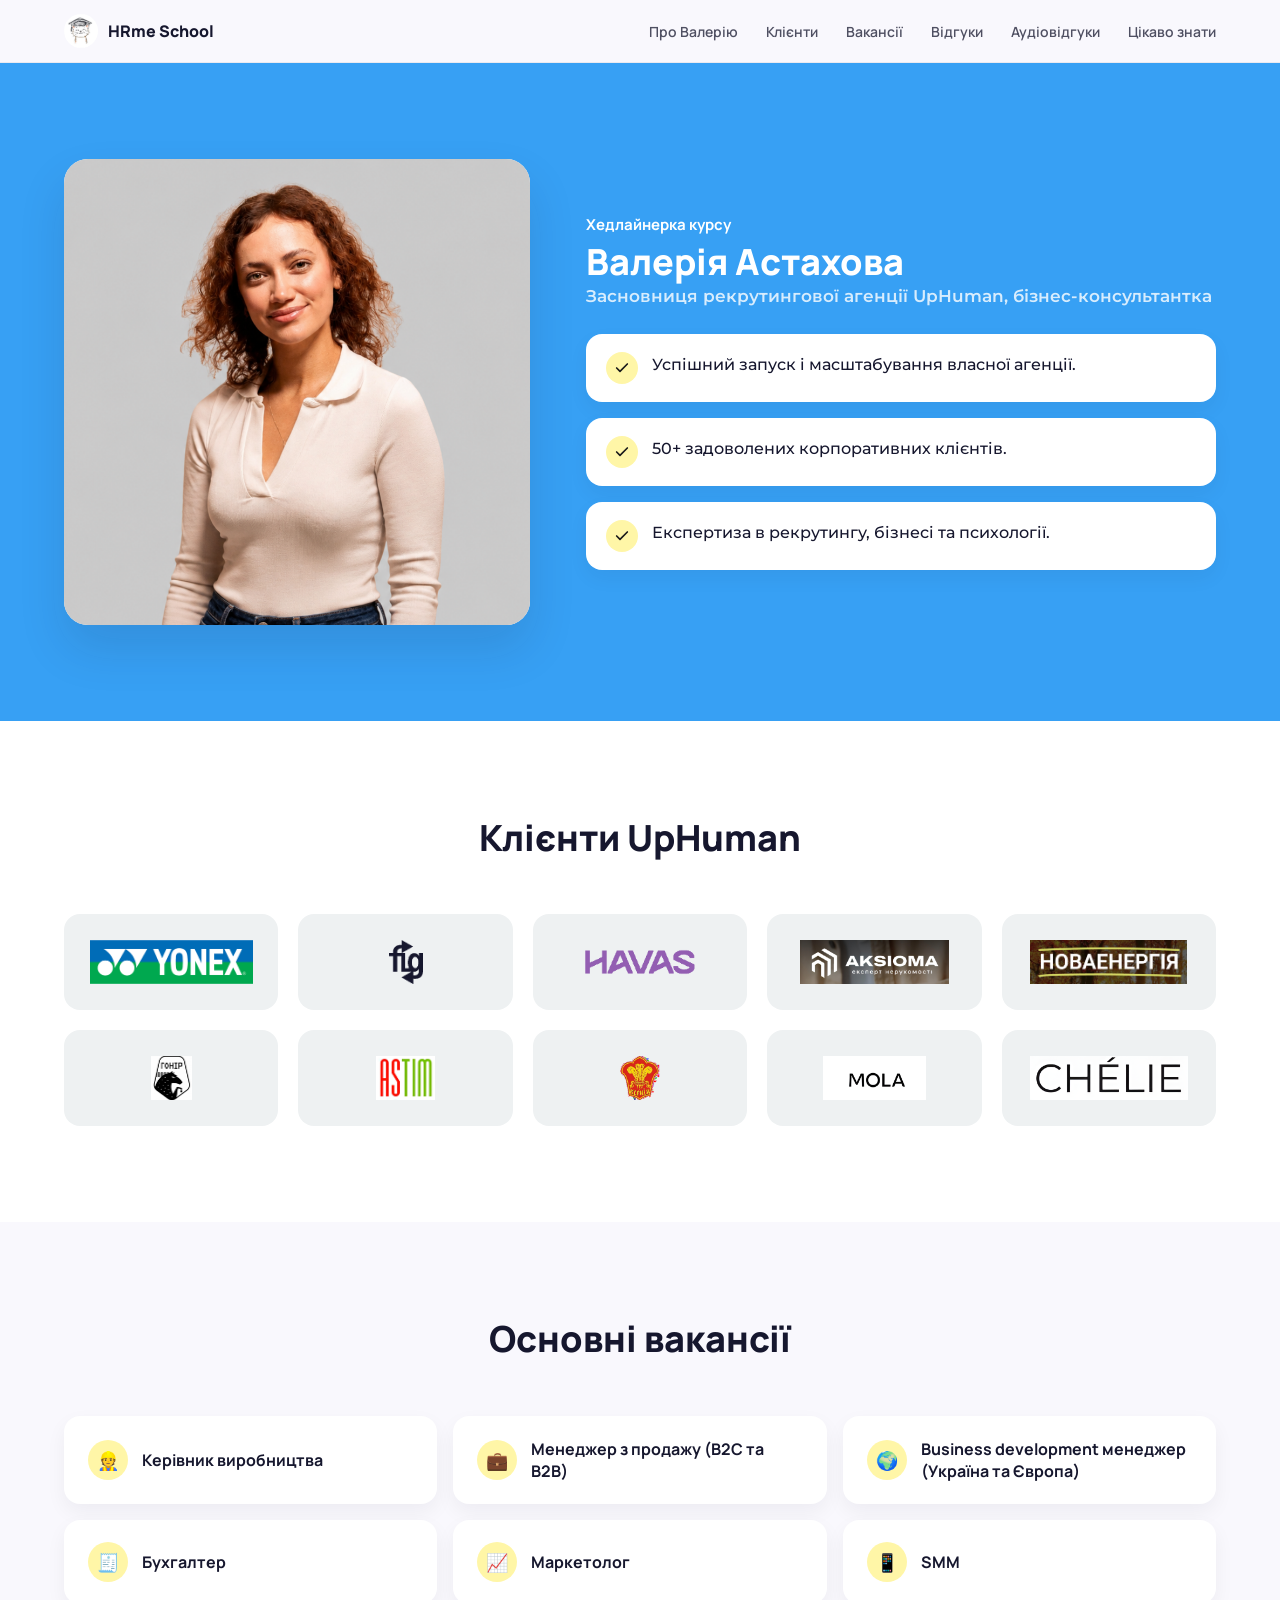
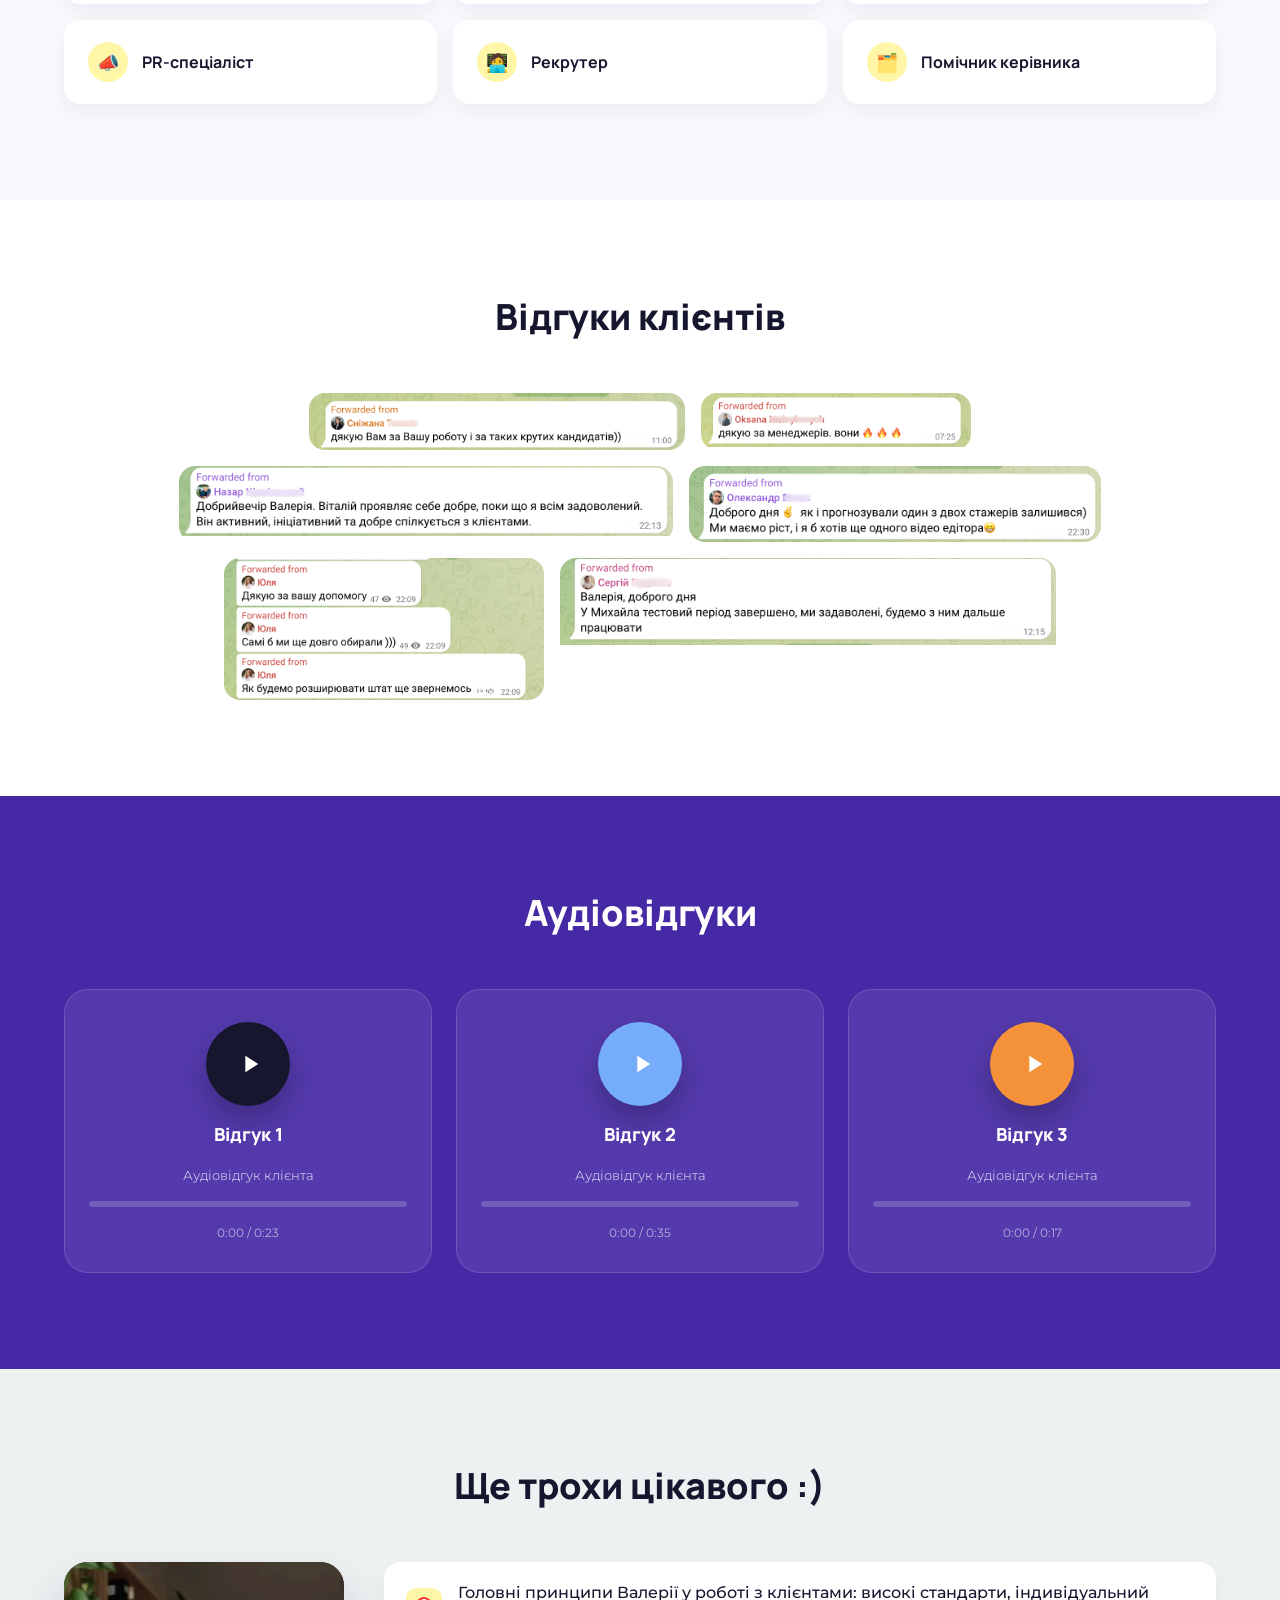
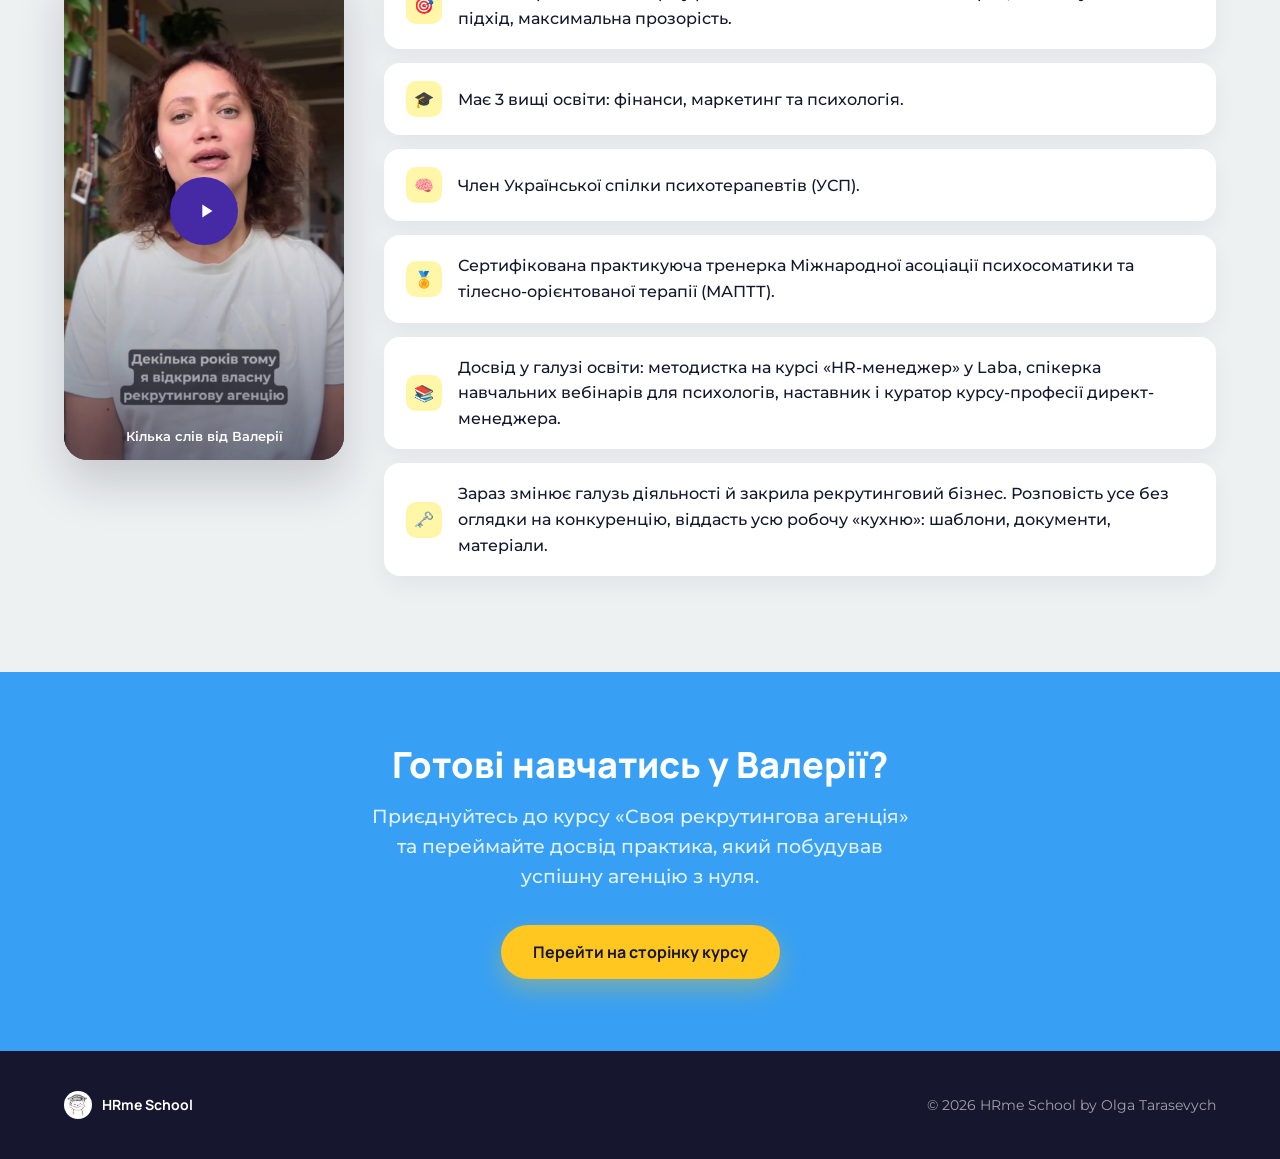
<file: index.html>
<!DOCTYPE html>
<html lang="uk">
<head>
  <meta charset="UTF-8" />
  <title>Валерія Астахова — хедлайнерка курсу «Своя рекрутингова агенція»</title>
  <meta name="viewport" content="width=device-width, initial-scale=1" />
  <meta name="description" content="Валерія Астахова — засновниця рекрутингової агенції UpHuman, бізнес-консультантка, хедлайнерка курсу HRme School." />
  <link rel="icon" href="assets/favicon/favicon.ico" sizes="any" />
  <link rel="icon" href="assets/favicon/favicon-32.png" type="image/png" sizes="32x32" />
  <link rel="icon" href="assets/favicon/favicon-16.png" type="image/png" sizes="16x16" />
  <link rel="apple-touch-icon" href="assets/favicon/apple-touch-icon.png" />
  <link rel="preconnect" href="https://fonts.googleapis.com" />
  <link rel="preconnect" href="https://fonts.gstatic.com" crossorigin />
  <link href="https://fonts.googleapis.com/css2?family=Manrope:wght@500;600;700;800&family=Montserrat:ital,wght@0,400;0,500;0,600;1,400&display=swap" rel="stylesheet" />
  <link rel="stylesheet" href="style.css" />
</head>
<body>

  <nav class="nav">
    <div class="container">
      <a href="#about" class="nav-brand">
        <img src="assets/img/logo-hrme.jpg" alt="HRme School" />
        HRme School
      </a>
      <ul class="nav-links">
        <li><a href="#about">Про Валерію</a></li>
        <li><a href="#clients">Клієнти</a></li>
        <li><a href="#vacancies">Вакансії</a></li>
        <li><a href="#testimonials">Відгуки</a></li>
        <li><a href="#audio">Аудіовідгуки</a></li>
        <li><a href="#facts">Цікаво знати</a></li>
      </ul>
    </div>
  </nav>

  <!-- Slide 2: Основне про Валерію -->
  <section class="about about--blue block" id="about">
    <div class="container">
      <div class="about-photo-wrap">
        <div class="about-photo">
          <img src="assets/img/valeriia-photo.png" alt="Валерія Астахова" />
        </div>
      </div>
      <div class="about-content">
        <div class="about-role">Хедлайнерка курсу</div>
        <h2>Валерія Астахова</h2>
        <div class="about-subtitle">Засновниця рекрутингової агенції UpHuman, бізнес-консультантка</div>
        <ul class="about-facts">
          <li>
            <span class="dot"><svg viewBox="0 0 24 24" fill="none" stroke="currentColor" stroke-width="2.5" stroke-linecap="round" stroke-linejoin="round"><path d="M20 6L9 17l-5-5"/></svg></span>
            <p>Успішний запуск і масштабування власної агенції.</p>
          </li>
          <li>
            <span class="dot"><svg viewBox="0 0 24 24" fill="none" stroke="currentColor" stroke-width="2.5" stroke-linecap="round" stroke-linejoin="round"><path d="M20 6L9 17l-5-5"/></svg></span>
            <p>50+ задоволених корпоративних клієнтів.</p>
          </li>
          <li>
            <span class="dot"><svg viewBox="0 0 24 24" fill="none" stroke="currentColor" stroke-width="2.5" stroke-linecap="round" stroke-linejoin="round"><path d="M20 6L9 17l-5-5"/></svg></span>
            <p>Експертиза в рекрутингу, бізнесі та психології.</p>
          </li>
        </ul>
      </div>
    </div>
  </section>

  <!-- Slide 3: Клієнти UpHuman -->
  <section class="clients block" id="clients">
    <div class="container">
      <div class="section-title-wrap">
        <h2>Клієнти UpHuman</h2>
      </div>
      <div class="clients-grid">
        <div class="client-card"><img src="assets/img/client-yonex.png" alt="YONEX" /></div>
        <div class="client-card"><img src="assets/img/client-fastlane.png" alt="Fast Lane Group" /></div>
        <div class="client-card"><img src="assets/img/client-havas.png" alt="HAVAS" /></div>
        <div class="client-card"><img src="assets/img/client-aksioma.jpg" alt="AKSIOMA" /></div>
        <div class="client-card"><img src="assets/img/client-novaenergia.png" alt="Нова Енергія" /></div>
        <div class="client-card"><img src="assets/img/client-gonir.png" alt="Гонір" /></div>
        <div class="client-card"><img src="assets/img/client-astim.png" alt="ASTIM" /></div>
        <div class="client-card"><img src="assets/img/client-kseniya.png" alt="Ксенія" /></div>
        <div class="client-card"><img src="assets/img/client-mola.png" alt="MOLA" /></div>
        <div class="client-card"><img src="assets/img/client-chelie.png" alt="CHÉLIE" /></div>
      </div>
    </div>
  </section>

  <!-- Slide 4: Основні вакансії -->
  <section class="vacancies block" id="vacancies">
    <div class="container">
      <div class="section-title-wrap">
        <h2>Основні вакансії</h2>
      </div>
      <div class="vacancy-grid">
        <div class="vacancy-card"><span class="vacancy-icon">👷</span>Керівник виробництва</div>
        <div class="vacancy-card"><span class="vacancy-icon">💼</span>Менеджер з продажу (B2C та B2B)</div>
        <div class="vacancy-card"><span class="vacancy-icon">🌍</span>Business development менеджер (Україна та Європа)</div>
        <div class="vacancy-card"><span class="vacancy-icon">🧾</span>Бухгалтер</div>
        <div class="vacancy-card"><span class="vacancy-icon">📈</span>Маркетолог</div>
        <div class="vacancy-card"><span class="vacancy-icon">📱</span>SMM</div>
        <div class="vacancy-card"><span class="vacancy-icon">📣</span>PR-спеціаліст</div>
        <div class="vacancy-card"><span class="vacancy-icon">🧑‍💻</span>Рекрутер</div>
        <div class="vacancy-card"><span class="vacancy-icon">🗂️</span>Помічник керівника</div>
      </div>
    </div>
  </section>

  <!-- Slide 5: Відгуки клієнтів -->
  <section class="testimonials block" id="testimonials">
    <div class="container">
      <div class="section-title-wrap">
        <h2>Відгуки клієнтів</h2>
      </div>
      <div class="testimonial-grid">
        <div class="testimonial-shot"><img src="assets/img/testimonial-1.png" alt="Відгук клієнта в Telegram" loading="lazy" style="width: min(423px, 29.4vw);" /></div>
        <div class="testimonial-shot"><img src="assets/img/testimonial-2.png" alt="Відгук клієнта в Telegram" loading="lazy" style="width: min(303px, 21.1vw);" /></div>
        <div class="testimonial-shot"><img src="assets/img/testimonial-5.png" alt="Відгук клієнта в Telegram" loading="lazy" style="width: min(556px, 38.6vw);" /></div>
        <div class="testimonial-shot"><img src="assets/img/testimonial-3.png" alt="Відгук клієнта в Telegram" loading="lazy" style="width: min(464px, 32.2vw);" /></div>
        <div class="testimonial-shot"><img src="assets/img/testimonial-6.png" alt="Відгук клієнта в Telegram" loading="lazy" style="width: min(360px, 25.0vw);" /></div>
        <div class="testimonial-shot"><img src="assets/img/testimonial-4.png" alt="Відгук клієнта в Telegram" loading="lazy" style="width: min(558px, 38.8vw);" /></div>
      </div>
    </div>
  </section>

  <!-- Slide 6: Аудіовідгуки -->
  <section class="audio-block block" id="audio">
    <div class="container">
      <div class="section-title-wrap">
        <h2>Аудіовідгуки</h2>
      </div>
      <div class="audio-grid">

        <div class="audio-card">
          <button class="play-btn play-btn--dark" type="button" aria-label="Відтворити відгук 1">
            <svg class="icon-play" viewBox="0 0 24 24" fill="currentColor"><path d="M8 5v14l11-7z"/></svg>
            <svg class="icon-pause" viewBox="0 0 24 24" fill="currentColor"><path d="M6 5h4v14H6zM14 5h4v14h-4z"/></svg>
          </button>
          <h4>Відгук 1</h4>
          <span class="audio-label">Аудіовідгук клієнта</span>
          <div class="audio-progress"><div class="audio-progress-bar"></div></div>
          <span class="audio-time">0:00</span>
          <audio src="assets/audio/otzyv-1.mp3" preload="metadata"></audio>
        </div>

        <div class="audio-card">
          <button class="play-btn play-btn--purple" type="button" aria-label="Відтворити відгук 2">
            <svg class="icon-play" viewBox="0 0 24 24" fill="currentColor"><path d="M8 5v14l11-7z"/></svg>
            <svg class="icon-pause" viewBox="0 0 24 24" fill="currentColor"><path d="M6 5h4v14H6zM14 5h4v14h-4z"/></svg>
          </button>
          <h4>Відгук 2</h4>
          <span class="audio-label">Аудіовідгук клієнта</span>
          <div class="audio-progress"><div class="audio-progress-bar"></div></div>
          <span class="audio-time">0:00</span>
          <audio src="assets/audio/otzyv-2.mp3" preload="metadata"></audio>
        </div>

        <div class="audio-card">
          <button class="play-btn play-btn--orange" type="button" aria-label="Відтворити відгук 3">
            <svg class="icon-play" viewBox="0 0 24 24" fill="currentColor"><path d="M8 5v14l11-7z"/></svg>
            <svg class="icon-pause" viewBox="0 0 24 24" fill="currentColor"><path d="M6 5h4v14H6zM14 5h4v14h-4z"/></svg>
          </button>
          <h4>Відгук 3</h4>
          <span class="audio-label">Аудіовідгук клієнта</span>
          <div class="audio-progress"><div class="audio-progress-bar"></div></div>
          <span class="audio-time">0:00</span>
          <audio src="assets/audio/otzyv-3.mp3" preload="metadata"></audio>
        </div>

      </div>
    </div>
  </section>

  <!-- Slide 7: Ще трохи цікавого -->
  <section class="facts block" id="facts">
    <div class="container">
      <div class="section-title-wrap">
        <h2>Ще трохи цікавого :)</h2>
      </div>
      <div class="facts-with-video">
        <div class="facts-video">
          <video id="intro-video" poster="assets/img/valeriia-intro-poster.jpg" playsinline preload="metadata">
            <source src="assets/video/valeriia-intro.mp4" type="video/mp4" />
          </video>
          <div class="facts-video-overlay">
            <button class="facts-video-play" type="button" aria-label="Відтворити відео">
              <svg viewBox="0 0 24 24" fill="currentColor"><path d="M8 5v14l11-7z"/></svg>
            </button>
            <div class="facts-video-caption">Кілька слів від Валерії</div>
          </div>
        </div>
        <ul class="facts-list">
          <li>
            <span class="icon">🎯</span>
            <p>Головні принципи Валерії у роботі з клієнтами: високі стандарти, індивідуальний підхід, максимальна прозорість.</p>
          </li>
          <li>
            <span class="icon">🎓</span>
            <p>Має 3 вищі освіти: фінанси, маркетинг та психологія.</p>
          </li>
          <li>
            <span class="icon">🧠</span>
            <p>Член Української спілки психотерапевтів (УСП).</p>
          </li>
          <li>
            <span class="icon">🏅</span>
            <p>Сертифікована практикуюча тренерка Міжнародної асоціації психосоматики та тілесно-орієнтованої терапії (МАПТТ).</p>
          </li>
          <li>
            <span class="icon">📚</span>
            <p>Досвід у галузі освіти: методистка на курсі «HR-менеджер» у Laba, спікерка навчальних вебінарів для психологів, наставник і куратор курсу-професії директ-менеджера.</p>
          </li>
          <li>
            <span class="icon">🗝️</span>
            <p>Зараз змінює галузь діяльності й закрила рекрутинговий бізнес. Розповість усе без оглядки на конкуренцію, віддасть усю робочу «кухню»: шаблони, документи, матеріали.</p>
          </li>
        </ul>
      </div>
    </div>
  </section>

  <section class="cta block--tight">
    <div class="container">
      <h2>Готові навчатись у Валерії?</h2>
      <p class="lead">Приєднуйтесь до курсу «Своя рекрутингова агенція» та переймайте досвід практика, який побудував успішну агенцію з нуля.</p>
      <a href="https://hrme.site/agency#38c8dc71" class="btn btn-primary">Перейти на сторінку курсу</a>
    </div>
  </section>

  <footer>
    <div class="container">
      <div class="footer-brand">
        <img src="assets/img/logo-hrme.jpg" alt="HRme School" />
        HRme School
      </div>
      <span>&copy; <span id="year"></span> HRme School by Olga Tarasevych</span>
    </div>
  </footer>

  <script src="script.js"></script>
</body>
</html>
</file>
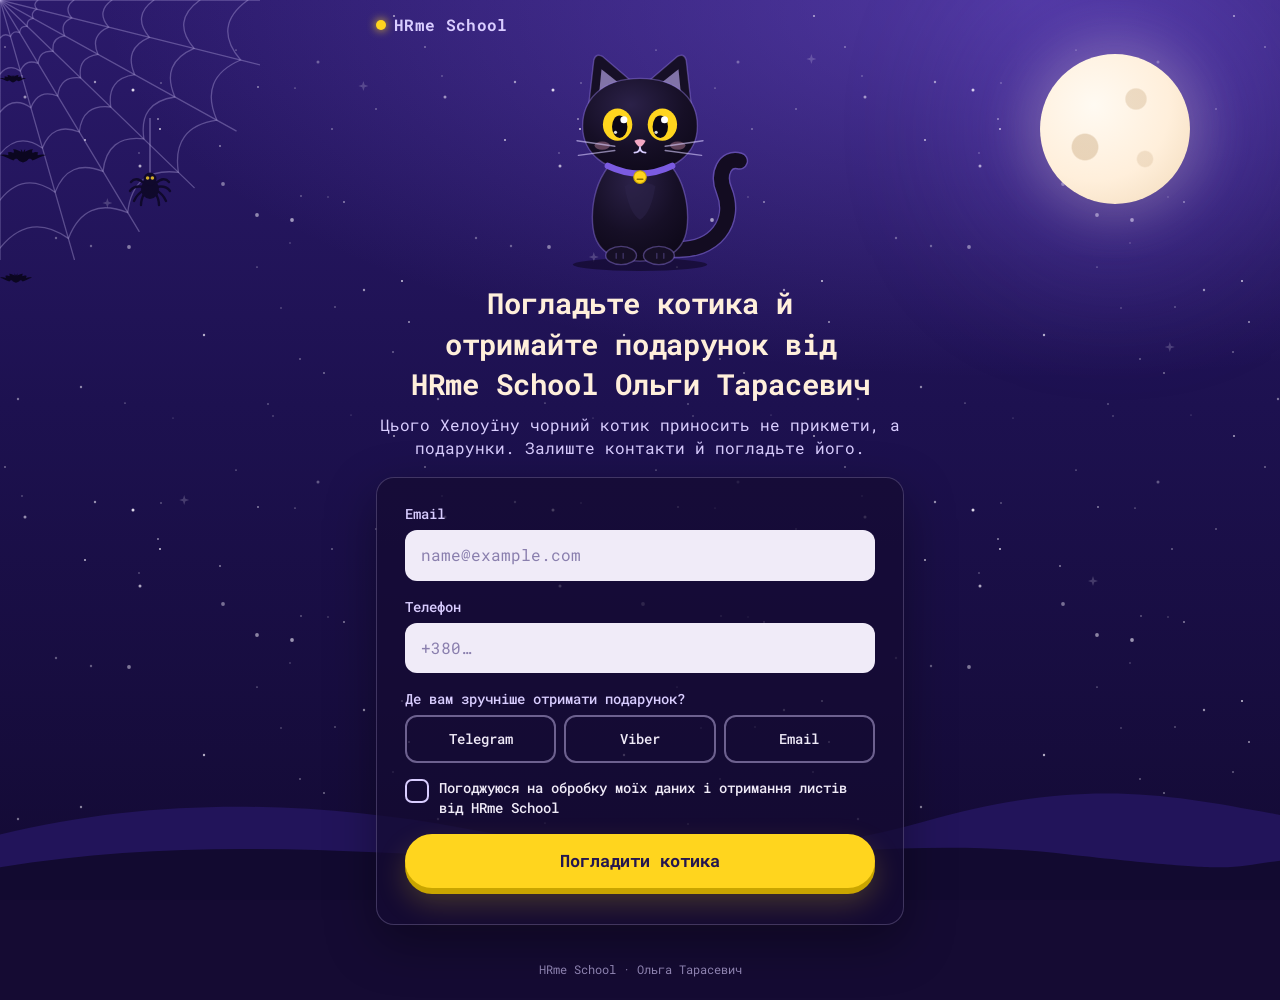
<file: halloween/index.html>
<!DOCTYPE html>
<html lang="uk">
<head>
  <meta charset="UTF-8">
  <meta name="viewport" content="width=device-width, initial-scale=1, viewport-fit=cover">
  <title>Погладьте котика — подарунок від HRme School</title>
  <meta name="description" content="Цього Хелоуїну чорний котик приносить не прикмети, а подарунки. Залиште контакти й погладьте його.">
  <meta name="theme-color" content="#150b33">

  <!-- Прев'ю для Telegram і Facebook -->
  <meta property="og:type" content="website">
  <meta property="og:locale" content="uk_UA">
  <meta property="og:site_name" content="HRme School">
  <meta property="og:url" content="https://halloween.hrme.site/">
  <meta property="og:title" content="Погладьте котика й отримайте подарунок від HRme School">
  <meta property="og:description" content="Цього Хелоуїну чорний котик приносить не прикмети, а подарунки. Залиште контакти й погладьте його.">
  <meta property="og:image" content="https://halloween.hrme.site/assets/og-image.png">
  <meta property="og:image:width" content="1200">
  <meta property="og:image:height" content="630">
  <meta property="og:image:alt" content="Чорний котик з жовтими очима на нічному хелоуїнському небі">
  <meta name="twitter:card" content="summary_large_image">

  <link rel="icon" href="assets/favicon.svg" type="image/svg+xml">
  <link rel="apple-touch-icon" href="assets/apple-touch-icon.png">

  <link rel="preconnect" href="https://fonts.googleapis.com">
  <link rel="preconnect" href="https://fonts.gstatic.com" crossorigin>
  <link rel="stylesheet" href="https://fonts.googleapis.com/css2?family=Roboto+Mono:wght@400;500;700&display=swap">
  <link rel="stylesheet" href="style.css?v=2">
</head>
<body data-view="form">

  <!-- Нічне небо -->
  <div class="sky" aria-hidden="true">
    <div class="stars"></div>
    <div class="moon"></div>
    <img class="web" src="assets/web.svg" alt="" width="260" height="260">
    <div class="twinkles">
      <i style="--x:8%;--y:22%;--d:0s"></i>
      <i style="--x:28%;--y:9%;--d:1.2s"></i>
      <i style="--x:46%;--y:28%;--d:2.1s"></i>
      <i style="--x:63%;--y:6%;--d:.6s"></i>
      <i style="--x:91%;--y:38%;--d:1.7s"></i>
      <i style="--x:14%;--y:55%;--d:2.6s"></i>
      <i style="--x:85%;--y:64%;--d:.9s"></i>
      <i style="--x:38%;--y:72%;--d:3s"></i>
    </div>
    <div class="bat-fly b1"><svg class="bat" viewBox="0 0 60 30"><use href="#bat"/></svg></div>
    <div class="bat-fly b2"><svg class="bat" viewBox="0 0 60 30"><use href="#bat"/></svg></div>
    <div class="bat-fly b3"><svg class="bat" viewBox="0 0 60 30"><use href="#bat"/></svg></div>
    <svg class="hills" viewBox="0 0 1440 220" preserveAspectRatio="none">
      <path fill="#22145a" d="M0 120 C 180 60, 360 70, 520 110 S 860 170, 1040 100 S 1320 60, 1440 90 V220 H0 Z"/>
      <path fill="#120a30" d="M0 170 C 220 120, 420 150, 640 160 S 1000 120, 1200 150 S 1380 170, 1440 160 V220 H0 Z"/>
    </svg>
  </div>

  <!-- Спільні значки -->
  <svg width="0" height="0" class="defs" aria-hidden="true" focusable="false">
    <symbol id="bat" viewBox="0 0 60 30">
      <path d="M30 11c-1-2.5-2.2-4-3-4.5l.6 3.6c-3.2-.8-6.5-3.6-10.6-3.1 1.4 1.6 1.5 3.5.4 4.6-2.1-1.3-5.2-1.6-7.4-.4.9 1 1.2 2.3.7 3.6C7.6 13.6 3.5 13.2 0 14.5c6.5 1.4 12.6 5.7 17.6 7 1.2-1.9 3.2-2.6 5.2-1.9 1 1.9 3.3 3.3 7.2 4.4 3.9-1.1 6.2-2.5 7.2-4.4 2-.7 4 0 5.2 1.9 5-1.3 11.1-5.6 17.6-7-3.5-1.3-7.6-.9-10.7.3-.5-1.3-.2-2.6.7-3.6-2.2-1.2-5.3-.9-7.4.4-1.1-1.1-1-3 .4-4.6-4.1-.5-7.4 2.3-10.6 3.1l.6-3.6c-.8.5-2 2-3 4.5z"/>
    </symbol>
    <symbol id="heart" viewBox="0 0 24 24">
      <path d="M12 21.35l-1.45-1.32C5.4 15.36 2 12.28 2 8.5 2 5.42 4.42 3 7.5 3c1.74 0 3.41.81 4.5 2.09C13.09 3.81 14.76 3 16.5 3 19.58 3 22 5.42 22 8.5c0 3.78-3.4 6.86-8.55 11.54L12 21.35z"/>
    </symbol>
  </svg>

  <header class="topbar">
    <span class="brand-dot" aria-hidden="true"></span>
    <span data-t="brand">HRme School</span>
  </header>

  <main class="page">

    <!-- Котик (спільний для всіх екранів) -->
    <div class="stage">
      <p class="stage-hint" data-t="petHint"></p>
      <div class="pet-zone" id="petZone">
        <svg class="cat" id="cat" viewBox="0 0 300 330" role="img" aria-label="Чорний котик">
          <defs>
            <radialGradient id="catFur" cx="42%" cy="28%" r="85%">
              <stop offset="0" stop-color="#2b2148"/>
              <stop offset=".55" stop-color="#160f26"/>
              <stop offset="1" stop-color="#0c0716"/>
            </radialGradient>
            <linearGradient id="scrollPaper" x1="0" y1="0" x2="0" y2="1">
              <stop offset="0" stop-color="#fff8ec"/>
              <stop offset="1" stop-color="#ecd2ac"/>
            </linearGradient>
            <filter id="softGlow" x="-60%" y="-60%" width="220%" height="220%">
              <feGaussianBlur stdDeviation="7"/>
            </filter>
          </defs>

          <ellipse class="shadow" cx="150" cy="318" rx="96" ry="9" fill="#05020d" opacity=".45"/>

          <g class="all">
            <g class="pose">
              <!-- Хвіст -->
              <g class="tail">
                <path class="tail-rim" d="M198 296 C 258 300, 288 256, 270 212 C 260 188, 272 164, 292 170" fill="none" stroke="#9d86f0" stroke-opacity=".4" stroke-width="25" stroke-linecap="round"/>
                <path class="tail-fur" d="M198 296 C 258 300, 288 256, 270 212 C 260 188, 272 164, 292 170" fill="none" stroke="#130c21" stroke-width="21" stroke-linecap="round"/>
              </g>

              <!-- Тулуб -->
              <path d="M150 156 C 97 156, 77 222, 83 266 C 87 299, 112 313, 150 313 C 188 313, 213 299, 217 266 C 223 222, 203 156, 150 156 Z" fill="url(#catFur)" stroke="#9d86f0" stroke-opacity=".4" stroke-width="2"/>
              <path d="M128 206 Q150 194 172 206 Q166 244 150 254 Q134 244 128 206 Z" fill="#2c2349" opacity=".55"/>

              <!-- Сувій у лапках -->
              <g class="scroll-held">
                <rect x="94" y="275" width="112" height="28" rx="14" fill="url(#scrollPaper)" stroke="#c9a77a" stroke-width="1.5"/>
                <ellipse cx="96" cy="289" rx="7" ry="14" fill="#e5c497" stroke="#c9a77a" stroke-width="1.5"/>
                <ellipse cx="204" cy="289" rx="7" ry="14" fill="#e5c497" stroke="#c9a77a" stroke-width="1.5"/>
                <rect x="142" y="275" width="16" height="28" fill="#ffd51e"/>
                <circle cx="150" cy="289" r="7.5" fill="#7b5be1" stroke="#ffd51e" stroke-width="2"/>
              </g>

              <!-- Лапки -->
              <g class="paws" fill="#160f26" stroke="#9d86f0" stroke-opacity=".4" stroke-width="2">
                <ellipse cx="123" cy="305" rx="22" ry="13"/>
                <ellipse cx="177" cy="305" rx="22" ry="13"/>
              </g>
              <g fill="none" stroke="#3d3263" stroke-width="2" stroke-linecap="round">
                <path d="M116 302 v7 M126 302 v7"/>
                <path d="M174 302 v7 M184 302 v7"/>
              </g>

              <!-- Голова -->
              <g class="head">
                <g class="ear ear-l">
                  <path d="M76 96 L 84 26 Q 87 15 97 21 L 138 56 Z" fill="#160f26" stroke="#9d86f0" stroke-opacity=".4" stroke-width="2" stroke-linejoin="round"/>
                  <path d="M91 80 L 95 39 L 123 61 Z" fill="#c9b6ff" opacity=".6"/>
                </g>
                <g class="ear ear-r">
                  <path d="M224 96 L 216 26 Q 213 15 203 21 L 162 56 Z" fill="#160f26" stroke="#9d86f0" stroke-opacity=".4" stroke-width="2" stroke-linejoin="round"/>
                  <path d="M209 80 L 205 39 L 177 61 Z" fill="#c9b6ff" opacity=".6"/>
                </g>
                <path d="M150 52 C 206 52, 232 84, 232 120 C 232 160, 198 186, 150 186 C 102 186, 68 160, 68 120 C 68 84, 94 52, 150 52 Z" fill="url(#catFur)" stroke="#9d86f0" stroke-opacity=".4" stroke-width="2"/>

                <!-- Сяйво очей -->
                <g class="eye-glow" filter="url(#softGlow)">
                  <circle cx="118" cy="118" r="27"/>
                  <circle cx="182" cy="118" r="27"/>
                </g>

                <!-- Відкриті очі -->
                <g class="eyes-open">
                  <ellipse class="eye" cx="118" cy="118" rx="21" ry="23"/>
                  <ellipse class="eye" cx="182" cy="118" rx="21" ry="23"/>
                  <ellipse cx="121" cy="121" rx="11" ry="16" fill="#0c0716"/>
                  <ellipse cx="179" cy="121" rx="11" ry="16" fill="#0c0716"/>
                  <circle cx="127" cy="111" r="5" fill="#fff"/>
                  <circle cx="185" cy="111" r="5" fill="#fff"/>
                  <circle cx="115" cy="129" r="2.3" fill="#fff" opacity=".85"/>
                  <circle cx="173" cy="129" r="2.3" fill="#fff" opacity=".85"/>
                </g>

                <!-- Мружиться від задоволення -->
                <g class="eyes-happy" fill="none" stroke="#ffd51e" stroke-width="6" stroke-linecap="round">
                  <path d="M99 123 Q 118 101 137 123"/>
                  <path d="M163 123 Q 182 101 201 123"/>
                </g>

                <!-- Спить -->
                <g class="eyes-sleep" fill="none" stroke="#d9cdff" stroke-width="5" stroke-linecap="round">
                  <path d="M101 116 Q 118 132 135 116"/>
                  <path d="M165 116 Q 182 132 199 116"/>
                </g>

                <g class="blush" fill="#f2a7c3">
                  <ellipse cx="96" cy="148" rx="11" ry="6"/>
                  <ellipse cx="204" cy="148" rx="11" ry="6"/>
                </g>
                <path d="M142 141 Q 150 137 158 141 Q 155 148 150 150 Q 145 148 142 141 Z" fill="#f2a7c3"/>
                <path d="M150 150 Q 150 158 142 158 M150 150 Q 150 158 158 158" fill="none" stroke="#d9cdff" stroke-width="2.5" stroke-linecap="round"/>
                <g stroke="#d9cdff" stroke-opacity=".6" stroke-width="2" stroke-linecap="round">
                  <path d="M114 149 L 60 141 M114 155 L 62 162"/>
                  <path d="M186 149 L 240 141 M186 155 L 238 162"/>
                </g>
              </g>

              <!-- Нашийник з дзвіночком -->
              <path d="M104 177 Q 150 199 196 177" fill="none" stroke="#7b5be1" stroke-width="9" stroke-linecap="round"/>
              <circle cx="150" cy="193" r="9" fill="#ffd51e" stroke="#c9a500" stroke-width="1.5"/>
              <path d="M146 196 h8" stroke="#8a6f00" stroke-width="2" stroke-linecap="round"/>
            </g>
          </g>
        </svg>
        <div class="bubble" id="bubble" aria-hidden="true"></div>
        <img class="hand" id="hand" src="assets/hand.svg" alt="" width="56" height="56">
        <div class="fx" id="fx" aria-hidden="true"></div>
      </div>
    </div>

    <!-- Екран 1: привітання і форма -->
    <section class="screen" data-screen="form">
      <h1 data-t="title"></h1>
      <p class="lead" data-t="subtitle"></p>

      <form class="card" id="form" novalidate>
        <div class="field">
          <label for="email" data-t="emailLabel"></label>
          <input id="email" name="email" type="email" inputmode="email" autocomplete="email"
                 autocapitalize="off" spellcheck="false" maxlength="254" required
                 data-ph="emailPlaceholder" aria-describedby="email-err">
          <p class="err" id="email-err" aria-live="polite"></p>
        </div>

        <div class="field">
          <label for="phone" data-t="phoneLabel"></label>
          <input id="phone" name="phone" type="tel" inputmode="tel" autocomplete="tel"
                 maxlength="30" required data-ph="phonePlaceholder" aria-describedby="phone-err">
          <p class="err" id="phone-err" aria-live="polite"></p>
        </div>

        <fieldset class="field" id="channel" aria-describedby="channel-err">
          <legend data-t="channelLabel"></legend>
          <div class="chips">
            <label class="chip"><input type="radio" name="channel" value="telegram"><span data-t="channelTelegram"></span></label>
            <label class="chip"><input type="radio" name="channel" value="viber"><span data-t="channelViber"></span></label>
            <label class="chip"><input type="radio" name="channel" value="email"><span data-t="channelEmail"></span></label>
          </div>
          <p class="err" id="channel-err" aria-live="polite"></p>
        </fieldset>

        <div class="field">
          <label class="check">
            <input type="checkbox" id="consent" name="consent" aria-describedby="consent-err">
            <span class="box" aria-hidden="true"></span>
            <span data-t="consent"></span>
          </label>
          <p class="err" id="consent-err" aria-live="polite"></p>
        </div>

        <!-- Пастка для ботів: людям не видно -->
        <div class="hp" aria-hidden="true">
          <label for="website">Website</label>
          <input id="website" name="website" type="text" tabindex="-1" autocomplete="off">
        </div>

        <button class="btn" type="submit" id="submitBtn">
          <span class="spinner" aria-hidden="true"></span>
          <span class="btn-label" data-t="submit"></span>
        </button>
        <p class="form-error" id="formError" role="alert"></p>
      </form>
    </section>

    <!-- Екран 2: гладження -->
    <section class="screen" data-screen="pet">
      <div class="meter">
        <div class="meter-head">
          <span data-t="petMeter"></span>
          <span class="hearts" id="hearts">
            <svg class="heart" viewBox="0 0 24 24"><use href="#heart"/></svg>
            <svg class="heart" viewBox="0 0 24 24"><use href="#heart"/></svg>
            <svg class="heart" viewBox="0 0 24 24"><use href="#heart"/></svg>
            <svg class="heart" viewBox="0 0 24 24"><use href="#heart"/></svg>
            <svg class="heart" viewBox="0 0 24 24"><use href="#heart"/></svg>
          </span>
        </div>
        <div class="meter-track" id="meter" role="progressbar" aria-valuemin="0" aria-valuemax="100" aria-valuenow="0">
          <div class="meter-fill" id="meterFill"></div>
        </div>
      </div>
      <button class="btn-link" type="button" id="fallbackBtn" data-t="petFallback" hidden></button>
    </section>

    <!-- Екран 3: ефект -->
    <section class="screen" data-screen="effect">
      <p class="effect-text" id="effectText" aria-live="polite"></p>
    </section>

    <!-- Екран 4: подарунок -->
    <section class="screen" data-screen="prize">
      <div class="scroll" id="scroll">
        <div class="rod rod-top" aria-hidden="true"></div>
        <div class="paper">
          <p class="prize-intro" id="prizeIntro"></p>
          <p class="prize-title" id="prizeTitle"></p>
          <p class="prize-subtitle" id="prizeSubtitle"></p>
          <button class="btn" type="button" id="claimBtn">
            <span class="spinner" aria-hidden="true"></span>
            <span class="btn-label" data-t="claimButton"></span>
          </button>
          <p class="claimed-note" id="claimedNote" data-t="alreadyClaimed" hidden></p>
          <p class="form-error" id="claimError" role="alert"></p>
        </div>
        <div class="rod rod-bottom" aria-hidden="true"></div>
      </div>
    </section>

    <!-- Розіграш завершено -->
    <section class="screen" data-screen="closed">
      <div class="card closed-card">
        <p data-t="closedText"></p>
        <a class="btn" id="closedLink" href="https://t.me/hr_tarasevych" target="_blank" rel="noopener" data-t="closedLinkText"></a>
      </div>
    </section>
  </main>

  <footer class="footer" data-t="footer"></footer>

  <!-- Поп-ап -->
  <div class="modal" id="modal" hidden>
    <div class="modal-card" role="dialog" aria-modal="true" aria-labelledby="modalTitle" aria-describedby="modalText">
      <svg class="modal-icon" viewBox="0 0 120 80" aria-hidden="true">
        <path class="wing wing-l" d="M34 34 C 14 18, 4 26, 2 34 C 10 32, 14 38, 8 44 C 18 42, 22 48, 18 54 C 26 50, 32 48, 34 46 Z" fill="#d9cdff"/>
        <path class="wing wing-r" d="M86 34 C 106 18, 116 26, 118 34 C 110 32, 106 38, 112 44 C 102 42, 98 48, 102 54 C 94 50, 88 48, 86 46 Z" fill="#d9cdff"/>
        <rect x="30" y="22" width="60" height="42" rx="6" fill="#ffefdb" stroke="#7b5be1" stroke-width="3"/>
        <path d="M32 26 L 60 46 L 88 26" fill="none" stroke="#7b5be1" stroke-width="3" stroke-linejoin="round"/>
        <path d="M60 58 c-6-4-9-6.5-9-9.5 0-2 1.5-3.5 3.5-3.5 1.6 0 2.8.8 3.5 2 .7-1.2 1.9-2 3.5-2 2 0 3.5 1.5 3.5 3.5 0 3-3 5.5-9 9.5z" fill="#ffd51e"/>
      </svg>
      <h2 id="modalTitle" data-t="popupTitle"></h2>
      <p id="modalText" data-t="popupText"></p>
      <button class="btn" type="button" id="modalBtn" data-t="popupButton"></button>
    </div>
  </div>

  <script src="texts.js?v=2"></script>
  <script src="config.js?v=2"></script>
  <script src="app.js?v=3"></script>
</body>
</html>
</file>
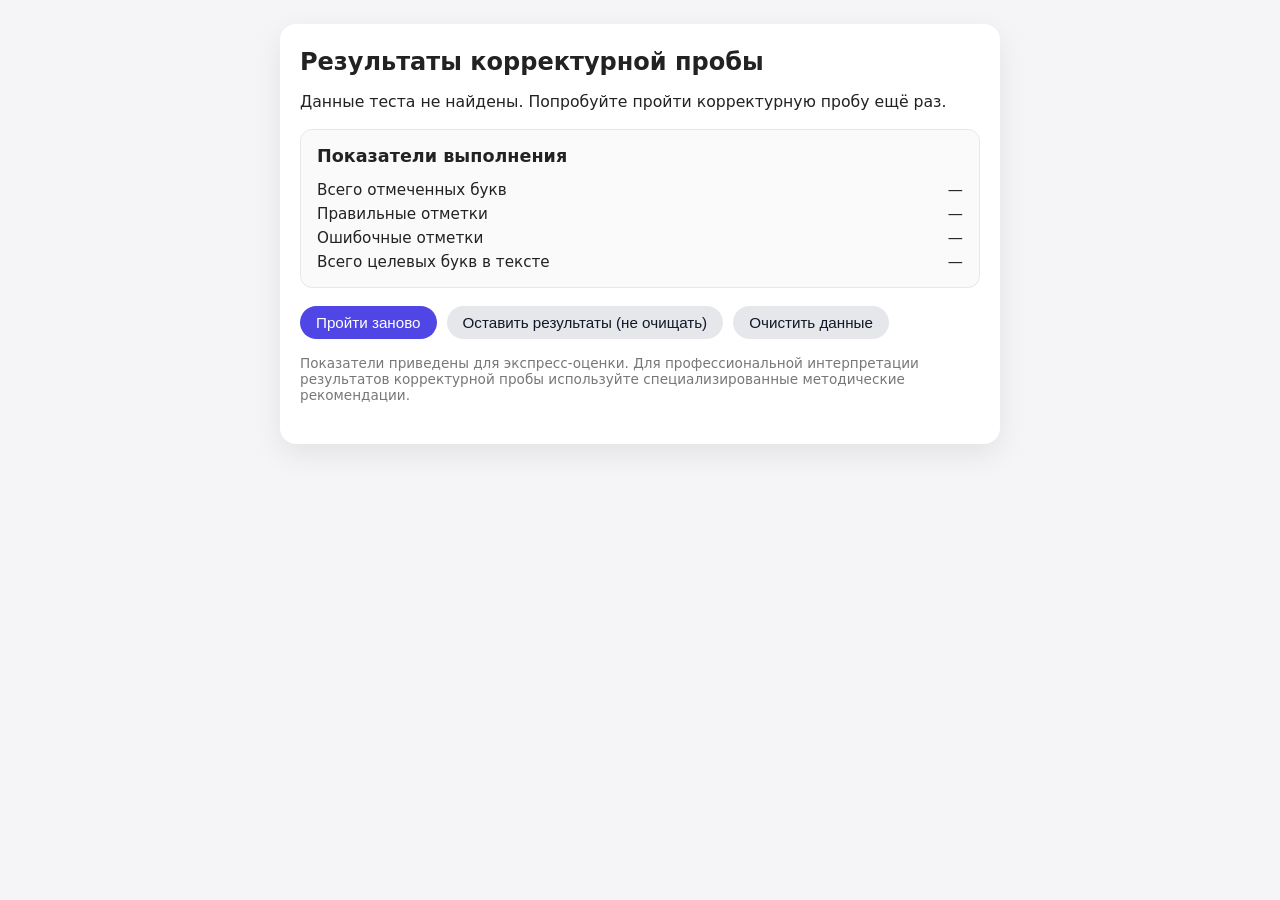
<file: results.html>
<!DOCTYPE html>
<html lang="ru">
<head>
    <meta charset="UTF-8">
    <title>Результаты корректурной пробы</title>
    <meta name="viewport" content="width=device-width, initial-scale=1">
    <style>
        body {
            font-family: system-ui, -apple-system, BlinkMacSystemFont, "Segoe UI", sans-serif;
            margin: 0;
            padding: 0;
            background: #f5f5f7;
            color: #222;
            display: flex;
            justify-content: center;
        }

        .container {
            max-width: 720px;
            width: 100%;
            padding: 24px 16px 40px;
        }

        .card {
            background: #fff;
            border-radius: 16px;
            box-shadow: 0 10px 30px rgba(0,0,0,0.08);
            padding: 24px 20px 28px;
        }

        h1 {
            font-size: 1.5rem;
            margin: 0 0 16px;
        }

        .summary {
            margin-bottom: 18px;
            font-size: 0.98rem;
        }

        .result-grid {
            border-radius: 12px;
            border: 1px solid #e5e7eb;
            padding: 16px;
            background: #fafafa;
            font-size: 0.95rem;
        }

        .result-grid h2 {
            margin-top: 0;
            font-size: 1.1rem;
        }

        dl {
            display: grid;
            grid-template-columns: minmax(0, 2fr) minmax(0, 1fr);
            row-gap: 6px;
            column-gap: 12px;
            margin: 0;
        }

        dt {
            font-weight: 500;
        }

        dd {
            margin: 0;
            text-align: right;
            font-variant-numeric: tabular-nums;
        }

        .buttons {
            margin-top: 18px;
            display: flex;
            gap: 10px;
            flex-wrap: wrap;
        }

        .btn {
            border-radius: 999px;
            padding: 8px 16px;
            border: none;
            cursor: pointer;
            font-size: 0.95rem;
        }

        .btn-primary {
            background: #4f46e5;
            color: #fff;
        }

        .btn-secondary {
            background: #e5e7eb;
            color: #111827;
        }

        .note {
            margin-top: 16px;
            font-size: 0.85rem;
            color: #777;
        }

        @media (max-width: 600px) {
            .card {
                padding: 18px 14px 22px;
            }
            dl {
                grid-template-columns: minmax(0, 1.8fr) minmax(0, 1.2fr);
            }
        }
    </style>
</head>
<body>
<div class="container">
    <div class="card">
        <h1>Результаты корректурной пробы</h1>
        <p class="summary" id="summary-text">
            Загрузка результатов…
        </p>

        <div class="result-grid">
            <h2>Показатели выполнения</h2>
            <dl>
                <dt>Всего отмеченных букв</dt>
                <dd id="total-marked">—</dd>

                <dt>Правильные отметки</dt>
                <dd id="correct-marked">—</dd>

                <dt>Ошибочные отметки</dt>
                <dd id="wrong-marked">—</dd>

                <dt>Всего целевых букв в тексте</dt>
                <dd id="total-targets">—</dd>
            </dl>
        </div>

        <div class="buttons">
            <button class="btn btn-primary" id="restart-btn">Пройти заново</button>
            <button class="btn btn-secondary" id="keep-data-btn">Оставить результаты (не очищать)</button>
            <button class="btn btn-secondary" id="clear-data-btn">Очистить данные</button>
        </div>

        <p class="note">
            Показатели приведены для экспресс-оценки. Для профессиональной интерпретации результатов корректурной пробы
            используйте специализированные методические рекомендации.
        </p>
    </div>
</div>

<script>
    const STORAGE_KEY = "korrektur_test_state_v1";

    // Ті ж самі рядки, що й на головній сторінці. ВАЖЛИВО: вони повинні збігатися 1-в-1.
    const ROWS = [
        "А А О Л А Н А К Р А М А С А",
        "О О А Л О О Р О Н О П О Л О",
        "К К Н Л К О К К А К Р К Л К",
        "М М М А Н М О М М Л М П М М",
        "С С А С С Н С К С О С Л С С",
        "Н Н Н О Н А Н К Н Р Н Л Н Н"
    ];

    function loadState() {
        try {
            const raw = localStorage.getItem(STORAGE_KEY);
            if (!raw) return null;
            return JSON.parse(raw);
        } catch (e) {
            console.error("Cannot parse stored state", e);
            return null;
        }
    }

    function countTargetsAndResults(state) {
        let totalTargets = 0;
        let totalMarked = 0;
        let correctMarked = 0;
        let wrongMarked = 0;

        // рахуємо загальну кількість «цільових» букв
        ROWS.forEach((rowStr, rowIndex) => {
            const letters = rowStr.split(/\s+/);
            const sample = letters[0];

            letters.forEach((letter, colIndex) => {
                if (colIndex === 0) return;
                if (letter === sample) {
                    totalTargets++;
                }

                const id = `${rowIndex}-${colIndex}`;
                if (state.selected && state.selected[id]) {
                    totalMarked++;
                    if (letter === sample) {
                        correctMarked++;
                    } else {
                        wrongMarked++;
                    }
                }
            });
        });

        return {
            totalTargets,
            totalMarked,
            correctMarked,
            wrongMarked
        };
    }

    function formatSummary(results) {
        if (!results) {
            return "Данные теста не найдены. Возможно, страница была открыта напрямую без прохождения пробы.";
        }

        const { totalTargets, totalMarked, correctMarked, wrongMarked } = results;

        return [
            `Всего целевых букв было: ${totalTargets}.`,
            `Вы отметили ${totalMarked} букв, из них правильных — ${correctMarked}, ошибочных — ${wrongMarked}.`
        ].join(" ");
    }

    (function init() {
        const state = loadState();

        if (!state || !state.selected) {
            document.getElementById("summary-text").textContent =
                "Данные теста не найдены. Попробуйте пройти корректурную пробу ещё раз.";
            return;
        }

        const results = countTargetsAndResults(state);

        document.getElementById("summary-text").textContent = formatSummary(results);
        document.getElementById("total-marked").textContent = results.totalMarked;
        document.getElementById("correct-marked").textContent = results.correctMarked;
        document.getElementById("wrong-marked").textContent = results.wrongMarked;
        document.getElementById("total-targets").textContent = results.totalTargets;

        // Кнопки
        const restartBtn = document.getElementById("restart-btn");
        const clearDataBtn = document.getElementById("clear-data-btn");
        const keepDataBtn = document.getElementById("keep-data-btn");

        restartBtn.addEventListener("click", () => {
            // очищаємо стан і повертаємось на тест
            localStorage.removeItem(STORAGE_KEY);
            window.location.href = "index.html";
        });

        clearDataBtn.addEventListener("click", () => {
            localStorage.removeItem(STORAGE_KEY);
            alert("Данные теста очищены.");
        });

        keepDataBtn.addEventListener("click", () => {
            alert("Данные оставлены в браузере. Вы можете вернуться к ним позже с этого устройства.");
        });
    })();
</script>
</body>
</html>
</file>
<file: style.css>
:root {
  --dark-color: #16172e;
  --light-color: #f9f8fd;
  --gray-color: #eef1f2;
  --primary-color: #462aa5;
  --secondary-color: #75adfa;
  --blue-color: #37a0f4;
  --accent-color: #ffc720;
  --accent-pale: #fff6a7;
  --accent-orange: #f4923a;
  --white: #ffffff;

  --font-heading: 'Manrope', sans-serif;
  --font-body: 'Montserrat', sans-serif;

  --radius-lg: 24px;
  --radius-md: 16px;
  --radius-sm: 10px;

  --container-width: 1200px;
}

* {
  box-sizing: border-box;
}

html {
  scroll-behavior: smooth;
}

body {
  margin: 0;
  padding: 0;
  font-family: var(--font-body);
  color: var(--dark-color);
  background: var(--white);
  -webkit-font-smoothing: antialiased;
}

img {
  max-width: 100%;
  display: block;
}

a {
  color: inherit;
}

.container {
  max-width: var(--container-width);
  margin: 0 auto;
  padding: 0 24px;
}

.block {
  padding: 96px 0;
}

.block--tight {
  padding: 72px 0;
}

.eyebrow {
  display: inline-flex;
  align-items: center;
  gap: 8px;
  font-family: var(--font-body);
  font-weight: 600;
  font-size: 14px;
  letter-spacing: 0.08em;
  text-transform: uppercase;
  color: var(--secondary-color);
  margin-bottom: 16px;
}

h1, h2, h3, h4 {
  font-family: var(--font-heading);
  font-weight: 800;
  line-height: 1.15;
  margin: 0 0 16px;
  color: var(--dark-color);
}

h1 {
  font-size: 52px;
}

h2 {
  font-size: 36px;
  text-align: center;
}

h3 {
  font-size: 24px;
}

h4 {
  font-size: 18px;
}

p {
  font-family: var(--font-body);
  font-size: 16px;
  line-height: 1.6;
  margin: 0 0 16px;
  color: rgba(22, 23, 46, 0.75);
}

.lead {
  font-family: var(--font-body);
  font-weight: 500;
  font-size: 19px;
  line-height: 1.6;
  color: rgba(22, 23, 46, 0.8);
}

.section-title-wrap {
  text-align: center;
  max-width: 720px;
  margin: 0 auto 56px;
}

.section-title-wrap .eyebrow {
  justify-content: center;
  width: 100%;
}

.btn {
  display: inline-flex;
  align-items: center;
  justify-content: center;
  gap: 10px;
  font-family: var(--font-heading);
  font-weight: 700;
  font-size: 16px;
  padding: 16px 32px;
  border-radius: 999px;
  border: none;
  cursor: pointer;
  text-decoration: none;
  transition: transform 0.15s ease, box-shadow 0.15s ease, background 0.15s ease;
}

.btn-primary {
  background: var(--accent-color);
  color: var(--dark-color);
  box-shadow: 0 10px 24px rgba(255, 199, 32, 0.35);
}

.btn-primary:hover {
  transform: translateY(-2px);
  box-shadow: 0 14px 28px rgba(255, 199, 32, 0.45);
}

.btn-light {
  background: var(--white);
  color: var(--primary-color);
}

.btn-light:hover {
  transform: translateY(-2px);
}

/* ===== NAV ===== */

.nav {
  position: sticky;
  top: 0;
  z-index: 50;
  background: rgba(249, 248, 253, 0.9);
  backdrop-filter: blur(10px);
  border-bottom: 1px solid rgba(22, 23, 46, 0.06);
}

.nav .container {
  display: flex;
  align-items: center;
  justify-content: space-between;
  padding-top: 14px;
  padding-bottom: 14px;
}

.nav-brand {
  display: flex;
  align-items: center;
  gap: 10px;
  font-family: var(--font-heading);
  font-weight: 800;
  font-size: 16px;
  text-decoration: none;
  color: var(--dark-color);
}

.nav-brand img {
  width: 34px;
  height: 34px;
  border-radius: 50%;
}

.nav-links {
  display: flex;
  gap: 28px;
  list-style: none;
  margin: 0;
  padding: 0;
}

.nav-links a {
  font-family: var(--font-heading);
  font-weight: 600;
  font-size: 14px;
  text-decoration: none;
  color: var(--dark-color);
  opacity: 0.75;
  transition: opacity 0.15s ease;
}

.nav-links a:hover {
  opacity: 1;
}

.nav-toggle {
  display: none;
}

/* ===== HERO ===== */

/* ===== ABOUT ===== */

.about {
  background: var(--light-color);
}

.about--blue {
  background: var(--blue-color);
}

.about--blue .about-role {
  color: var(--white);
}

.about--blue h2 {
  color: var(--white);
}

.about--blue .about-subtitle {
  color: rgba(255, 255, 255, 0.8);
}

.about .container {
  display: grid;
  grid-template-columns: 0.85fr 1.15fr;
  gap: 56px;
  align-items: center;
}

.about-photo-wrap {
  position: relative;
}

.about-photo {
  border-radius: var(--radius-lg);
  overflow: hidden;
  box-shadow: 0 24px 48px rgba(22, 23, 46, 0.12);
  background: var(--white);
}

.about-photo img {
  width: 100%;
  height: 100%;
  object-fit: cover;
}

.about-role {
  font-family: var(--font-heading);
  font-weight: 700;
  color: var(--primary-color);
  font-size: 15px;
  margin-bottom: 6px;
}

.about h2 {
  text-align: left;
  margin-bottom: 4px;
}

.about-subtitle {
  font-family: var(--font-body);
  font-weight: 600;
  font-size: 17px;
  color: rgba(22, 23, 46, 0.65);
  margin-bottom: 28px;
}

.about-facts {
  list-style: none;
  margin: 0;
  padding: 0;
  display: grid;
  gap: 16px;
}

.about-facts li {
  display: flex;
  gap: 14px;
  align-items: flex-start;
  background: var(--white);
  border-radius: var(--radius-md);
  padding: 18px 20px;
  box-shadow: 0 8px 20px rgba(22, 23, 46, 0.05);
}

.about-facts .dot {
  flex: 0 0 auto;
  width: 32px;
  height: 32px;
  border-radius: 50%;
  background: var(--accent-pale);
  color: #1a1a1a;
  display: flex;
  align-items: center;
  justify-content: center;
}

.about-facts .dot svg {
  width: 16px;
  height: 16px;
}

.about-facts p {
  margin: 0;
  font-weight: 500;
  color: var(--dark-color);
}

/* ===== CLIENTS ===== */

.clients {
  background: var(--white);
}

.clients-grid {
  display: grid;
  grid-template-columns: repeat(5, 1fr);
  gap: 20px;
}

.client-card {
  background: var(--gray-color);
  border-radius: var(--radius-md);
  padding: 24px 16px;
  display: flex;
  align-items: center;
  justify-content: center;
  min-height: 96px;
}

.client-card img {
  max-height: 44px;
  max-width: 100%;
  width: auto;
  object-fit: contain;
}

/* ===== VACANCIES ===== */

.vacancies {
  background: var(--light-color);
}

.vacancy-grid {
  display: grid;
  grid-template-columns: repeat(3, 1fr);
  gap: 16px;
}

.vacancy-card {
  background: var(--white);
  border-radius: var(--radius-md);
  padding: 22px 24px;
  display: flex;
  align-items: center;
  gap: 14px;
  box-shadow: 0 8px 20px rgba(22, 23, 46, 0.05);
  font-family: var(--font-heading);
  font-weight: 700;
  font-size: 16px;
}

.vacancy-icon {
  flex: 0 0 auto;
  width: 40px;
  height: 40px;
  border-radius: 50%;
  background: var(--accent-pale);
  display: flex;
  align-items: center;
  justify-content: center;
  font-size: 18px;
}

/* ===== TESTIMONIAL GALLERY ===== */

.testimonials {
  background: var(--white);
}

.testimonial-grid {
  display: flex;
  flex-wrap: wrap;
  justify-content: center;
  gap: 16px;
}

.testimonial-shot {
  border-radius: var(--radius-md);
  overflow: hidden;
  line-height: 0;
}

.testimonial-shot img {
  display: block;
  height: auto;
  max-width: 100%;
}

/* ===== AUDIO TESTIMONIALS ===== */

.audio-block {
  background: var(--primary-color);
  color: var(--white);
  position: relative;
  overflow: hidden;
}

.audio-block .section-title-wrap h2 {
  color: var(--white);
}

.audio-block .eyebrow {
  color: var(--accent-pale);
}

.audio-grid {
  display: grid;
  grid-template-columns: repeat(3, 1fr);
  gap: 24px;
}

.audio-card {
  background: rgba(255, 255, 255, 0.08);
  border: 1px solid rgba(255, 255, 255, 0.14);
  border-radius: var(--radius-lg);
  padding: 32px 24px;
  text-align: center;
  display: flex;
  flex-direction: column;
  align-items: center;
  gap: 18px;
}

.play-btn {
  width: 84px;
  height: 84px;
  border-radius: 50%;
  border: none;
  cursor: pointer;
  display: flex;
  align-items: center;
  justify-content: center;
  color: var(--white);
  box-shadow: 0 14px 30px rgba(0, 0, 0, 0.25);
  transition: transform 0.15s ease;
  flex-shrink: 0;
}

.play-btn:hover {
  transform: scale(1.06);
}

.play-btn:active {
  transform: scale(0.97);
}

.play-btn svg {
  width: 28px;
  height: 28px;
  margin-left: 3px;
}

.play-btn.is-playing svg.icon-play {
  display: none;
}

.play-btn:not(.is-playing) svg.icon-pause {
  display: none;
}

.play-btn--dark { background: var(--dark-color); }
.play-btn--purple { background: var(--secondary-color); }
.play-btn--orange { background: var(--accent-orange); }

.audio-card h4 {
  color: var(--white);
  margin-bottom: 4px;
}

.audio-card .audio-label {
  font-family: var(--font-body);
  font-size: 13px;
  color: rgba(255, 255, 255, 0.65);
}

.audio-progress {
  width: 100%;
  height: 6px;
  border-radius: 999px;
  background: rgba(255, 255, 255, 0.18);
  overflow: hidden;
}

.audio-progress-bar {
  height: 100%;
  width: 0%;
  background: var(--accent-color);
  transition: width 0.1s linear;
}

.audio-time {
  font-family: var(--font-body);
  font-size: 12px;
  color: rgba(255, 255, 255, 0.6);
}

/* ===== FACTS ===== */

.facts {
  background: var(--gray-color);
}

.facts-with-video {
  display: flex;
  gap: 40px;
  align-items: flex-start;
}

.facts-video {
  flex: 0 0 auto;
  width: 280px;
  aspect-ratio: 9 / 16;
  position: relative;
  border-radius: var(--radius-lg);
  overflow: hidden;
  box-shadow: 0 24px 48px rgba(22, 23, 46, 0.18);
  background: var(--dark-color);
}

.facts-video video {
  width: 100%;
  height: 100%;
  object-fit: cover;
  display: block;
}

.facts-video-overlay {
  position: absolute;
  inset: 0;
  display: flex;
  flex-direction: column;
  align-items: center;
  justify-content: center;
  background: linear-gradient(180deg, rgba(22, 23, 46, 0) 45%, rgba(22, 23, 46, 0.55) 100%);
}

.facts-video-play {
  width: 68px;
  height: 68px;
  border-radius: 50%;
  border: none;
  background: var(--primary-color);
  color: var(--white);
  display: flex;
  align-items: center;
  justify-content: center;
  cursor: pointer;
  box-shadow: 0 14px 30px rgba(0, 0, 0, 0.3);
  transition: transform 0.15s ease;
}

.facts-video-play:hover {
  transform: scale(1.06);
}

.facts-video-play svg {
  width: 22px;
  height: 22px;
  margin-left: 3px;
}

.facts-video-caption {
  position: absolute;
  left: 16px;
  right: 16px;
  bottom: 16px;
  font-family: var(--font-body);
  font-weight: 600;
  font-size: 13px;
  color: var(--white);
  text-align: center;
}

.facts-list {
  flex: 1;
  list-style: none;
  margin: 0;
  padding: 0;
  display: flex;
  flex-direction: column;
  gap: 14px;
}

.facts-list li {
  background: var(--white);
  border-radius: var(--radius-md);
  padding: 18px 22px;
  box-shadow: 0 10px 24px rgba(22, 23, 46, 0.05);
  display: flex;
  align-items: center;
  gap: 16px;
}

.facts-list .icon {
  flex: 0 0 auto;
  width: 36px;
  height: 36px;
  border-radius: var(--radius-sm);
  background: var(--accent-pale);
  display: flex;
  align-items: center;
  justify-content: center;
  font-size: 16px;
}

.facts-list p {
  margin: 0;
  font-weight: 500;
  color: var(--dark-color);
}

/* ===== CTA / FOOTER ===== */

.cta {
  background: var(--blue-color);
  color: var(--white);
  text-align: center;
}

.cta h2 {
  color: var(--white);
}

.cta .lead {
  color: rgba(255, 255, 255, 0.85);
  max-width: 560px;
  margin: 0 auto 32px;
  text-align: center;
}

footer {
  background: var(--dark-color);
  color: rgba(255, 255, 255, 0.6);
  padding: 40px 0;
  font-size: 14px;
}

footer .container {
  display: flex;
  align-items: center;
  justify-content: space-between;
  gap: 16px;
  flex-wrap: wrap;
}

footer .footer-brand {
  display: flex;
  align-items: center;
  gap: 10px;
  color: var(--white);
  font-family: var(--font-heading);
  font-weight: 700;
}

footer .footer-brand img {
  width: 28px;
  height: 28px;
  border-radius: 50%;
}

/* ===== RESPONSIVE ===== */

@media (max-width: 960px) {
  h1 { font-size: 38px; }
  h2 { font-size: 28px; }

  .about .container { grid-template-columns: 1fr; }
  .about-photo { max-width: 360px; margin: 0 auto; }

  .clients-grid { grid-template-columns: repeat(3, 1fr); }
  .vacancy-grid { grid-template-columns: 1fr 1fr; }
  .audio-grid { grid-template-columns: 1fr; }
  .facts-with-video { flex-direction: column; align-items: center; }
  .facts-video { width: 220px; }

  .nav-links { display: none; }

  .block { padding: 64px 0; }
}

@media (max-width: 560px) {
  .container { padding: 0 18px; }
  h1 { font-size: 30px; }
  h2 { font-size: 24px; }
  .clients-grid { grid-template-columns: repeat(2, 1fr); }
  .vacancy-grid { grid-template-columns: 1fr; }
  .block { padding: 48px 0; }
  .testimonial-shot img { width: 100% !important; }
}
</file>
<file: halloween/style.css>
/* «Погладь котика» — HRme School, Хелоуїн */

:root {
  --violet: #7b5be1;
  --violet-dark: #5a3fc0;
  --yellow: #ffd51e;
  --yellow-dark: #c9a500;
  --cream: #ffefdb;
  --lav: #d9cdff;
  --lav-2: #f0ebf8;
  --night: #150b33;
  --ink: #24164f;
  --error: #ffb3c1;
  --gold: #ffc61a;
  --radius: 18px;
  color-scheme: dark;
}

*, *::before, *::after { box-sizing: border-box; }
[hidden] { display: none !important; }

html { -webkit-text-size-adjust: 100%; text-size-adjust: 100%; }

body {
  margin: 0;
  min-height: 100vh;
  min-height: 100dvh;
  display: flex;
  flex-direction: column;
  background: var(--night);
  color: var(--lav-2);
  font-family: 'Roboto Mono', ui-monospace, Menlo, Consolas, monospace;
  font-size: 16px;
  line-height: 1.4;
  overflow-x: hidden;
}

a { color: var(--yellow); }

/* ---------------------------------------------------------------- Небо */

.sky {
  position: fixed;
  inset: 0;
  z-index: -1;
  overflow: hidden;
  background:
    radial-gradient(120% 70% at 80% 0%, rgba(123, 91, 225, .45) 0%, transparent 60%),
    linear-gradient(180deg, #2b1a6b 0%, #1d1150 45%, #130a33 100%);
}

.stars {
  position: absolute;
  inset: 0;
  background: url("assets/stars.svg") repeat;
  background-size: 420px 420px;
  opacity: .9;
}

.moon {
  position: absolute;
  top: 112px;
  right: 4vw;
  width: clamp(72px, 20vw, 150px);
  height: clamp(72px, 20vw, 150px);
  border-radius: 50%;
  background:
    radial-gradient(circle at 30% 62%, rgba(214, 186, 150, .55) 0 9%, transparent 10%),
    radial-gradient(circle at 64% 30%, rgba(214, 186, 150, .45) 0 7%, transparent 8%),
    radial-gradient(circle at 70% 70%, rgba(214, 186, 150, .35) 0 5%, transparent 6%),
    radial-gradient(circle at 36% 34%, #fffaf2, var(--cream) 55%, #f1d9b8);
  box-shadow: 0 0 50px 14px rgba(255, 239, 219, .22), 0 0 140px 60px rgba(123, 91, 225, .28);
}

.web {
  position: absolute;
  top: 0;
  left: 0;
  width: clamp(130px, 34vw, 260px);
  height: auto;
  opacity: .8;
}

.twinkles i {
  position: absolute;
  left: var(--x);
  top: var(--y);
  width: 10px;
  height: 10px;
  background: var(--lav-2);
  clip-path: polygon(50% 0, 62% 38%, 100% 50%, 62% 62%, 50% 100%, 38% 62%, 0 50%, 38% 38%);
  animation: twinkle 3.6s ease-in-out var(--d) infinite;
  opacity: .2;
}

@keyframes twinkle {
  0%, 100% { opacity: .15; transform: scale(.6); }
  50% { opacity: 1; transform: scale(1.1); }
}

.bat-fly {
  position: absolute;
  left: 0;
  width: 46px;
  animation: bat-x 26s linear infinite;
}
.bat-fly.b1 { top: 16%; }
.bat-fly.b2 { top: 30%; width: 32px; animation-duration: 34s; animation-delay: -12s; }
.bat-fly.b3 { top: 8%; width: 26px; animation-duration: 40s; animation-delay: -27s; }

.bat {
  display: block;
  width: 100%;
  height: auto;
  fill: #0b0620;
  animation: bat-flap .32s ease-in-out infinite alternate, bat-y 3.4s ease-in-out infinite alternate;
}

@keyframes bat-x {
  from { transform: translateX(-60px); }
  to { transform: translateX(calc(100vw + 60px)); }
}
@keyframes bat-flap {
  from { transform: scaleY(1); }
  to { transform: scaleY(.45) translateY(6px); }
}
@keyframes bat-y {
  from { margin-top: 0; }
  to { margin-top: 26px; }
}

.hills {
  position: absolute;
  left: 0;
  bottom: 0;
  width: 100%;
  height: 16vh;
  min-height: 90px;
}

.defs { position: absolute; }

/* --------------------------------------------------------------- Каркас */

.topbar {
  width: 100%;
  max-width: 560px;
  margin: 0 auto;
  padding: 14px 16px 0;
  display: flex;
  align-items: center;
  gap: 8px;
  font-weight: 700;
  color: var(--lav);
  letter-spacing: .02em;
}

.brand-dot {
  width: 10px;
  height: 10px;
  border-radius: 50%;
  background: var(--yellow);
  box-shadow: 0 0 10px var(--yellow);
}

.page {
  position: relative;
  width: 100%;
  max-width: 560px;
  margin: 0 auto;
  padding: 0 16px 28px;
  flex: 1 0 auto;
}

.footer {
  text-align: center;
  font-size: .78rem;
  color: rgba(217, 205, 255, .65);
  padding: 8px 16px 22px;
}

.screen { display: none; animation: fade-in .45s ease both; }
body[data-view="form"] .screen[data-screen="form"],
body[data-view="pet"] .screen[data-screen="pet"],
body[data-view="effect"] .screen[data-screen="effect"],
body[data-view="prize"] .screen[data-screen="prize"],
body[data-view="closed"] .screen[data-screen="closed"] { display: block; }

@keyframes fade-in {
  from { opacity: 0; transform: translateY(8px); }
  to { opacity: 1; transform: none; }
}

/* ---------------------------------------------------------------- Котик */

body { --cat-w: 180px; }
body[data-view="pet"], body[data-view="effect"] { --cat-w: min(76vw, 330px); }
body[data-view="prize"] { --cat-w: 160px; }
body[data-view="closed"] { --cat-w: 210px; }

.stage {
  display: flex;
  flex-direction: column;
  align-items: center;
  margin: 6px 0 10px;
}

.stage-hint {
  display: none;
  margin: 10px 0 6px;
  max-width: 26ch;
  text-align: center;
  font-size: 1.12rem;
  font-weight: 700;
  color: var(--cream);
  text-shadow: 0 2px 12px rgba(21, 11, 51, .9);
}
body[data-view="pet"] .stage-hint { display: block; animation: fade-in .45s ease both; }

.pet-zone {
  position: relative;
  width: var(--cat-w);
  transition: width .55s cubic-bezier(.3, .8, .3, 1);
  touch-action: none;
  -webkit-user-select: none;
  user-select: none;
  -webkit-touch-callout: none;
  -webkit-tap-highlight-color: transparent;
}
body[data-view="pet"] .pet-zone { cursor: url("assets/hand.svg") 20 20, grab; }

.cat { display: block; width: 100%; height: auto; overflow: visible; }

.cat .tail { transform-origin: 200px 296px; animation: tail-sway 3.2s ease-in-out infinite; }
.cat .tail path { transition: stroke-width .4s ease; }
.cat .head { transform-origin: 150px 184px; transition: transform .35s ease; }
.cat .ear-l { transform-origin: 104px 72px; }
.cat .ear-r { transform-origin: 196px 72px; }
.cat .pose { transform-origin: 150px 313px; }

.cat .eye { fill: var(--yellow); transition: fill .3s ease; }
.cat .eyes-open { transform-origin: 150px 118px; animation: blink 5s infinite; transition: opacity .15s; }
.cat .eyes-happy, .cat .eyes-sleep { opacity: 0; transition: opacity .15s; }
.cat .eye-glow { fill: var(--yellow); opacity: 0; transition: opacity .4s ease; }
.cat .blush { opacity: .35; transition: opacity .3s ease; }

.cat .scroll-held {
  transform-origin: 150px 289px;
  transform: scale(0);
  opacity: 0;
  transition: transform .6s cubic-bezier(.3, 1.6, .5, 1), opacity .3s ease;
}

@keyframes tail-sway {
  0%, 100% { transform: rotate(-4deg); }
  50% { transform: rotate(5deg); }
}
@keyframes blink {
  0%, 92%, 100% { transform: scaleY(1); }
  95% { transform: scaleY(.1); }
}

/* Чекаємо відповідь сервера: ворушить вухами */
.cat.is-waiting .ear-l { animation: twitch-l .7s ease-in-out infinite; }
.cat.is-waiting .ear-r { animation: twitch-r .7s ease-in-out .2s infinite; }
@keyframes twitch-l {
  0%, 55%, 100% { transform: none; }
  68% { transform: rotate(-14deg); }
  80% { transform: rotate(5deg); }
}
@keyframes twitch-r {
  0%, 55%, 100% { transform: none; }
  68% { transform: rotate(14deg); }
  80% { transform: rotate(-5deg); }
}

/* Гладять: мружиться, тягнеться головою до руки */
.cat.is-petting .eyes-open,
.cat.is-purring .eyes-open { opacity: 0; }
.cat.is-petting .eyes-happy,
.cat.is-purring .eyes-happy { opacity: 1; }
.cat.is-petting .blush,
.cat.is-purring .blush { opacity: .85; }
.cat.is-petting .head { animation: nuzzle .9s ease-in-out infinite; }
@keyframes nuzzle {
  0%, 100% { transform: rotate(-7deg); }
  50% { transform: rotate(5deg) translateY(-2px); }
}

/* Муркоче */
.cat.is-purring .all { animation: purr .12s linear infinite; }
@keyframes purr {
  0%, 100% { transform: translate(0, 0); }
  25% { transform: translate(.8px, -.4px); }
  75% { transform: translate(-.8px, .4px); }
}

/* Вигинає спинку */
.cat.is-arching .pose { animation: arch 1s cubic-bezier(.3, .7, .3, 1) both; }
.cat.is-arching .tail { animation: tail-up .9s ease both; }
.cat.is-arching .tail-fur { stroke-width: 27; }
.cat.is-arching .tail-rim { stroke-width: 31; }
@keyframes arch {
  0% { transform: none; }
  30% { transform: translateY(6px) scale(1.06, .9); }
  62% { transform: translateY(-12px) scale(.96, 1.08); }
  100% { transform: none; }
}
@keyframes tail-up {
  0% { transform: rotate(-4deg); }
  45%, 100% { transform: rotate(-26deg); }
}

/* Очі світяться */
.cat.is-glowing .eyes-open { opacity: 1; animation: none; }
.cat.is-glowing .eyes-happy { opacity: 0; }
.cat.is-glowing .eye { fill: #ffe766; }
.cat.is-glowing .eye-glow { opacity: .95; animation: glow-pulse 1.1s ease-in-out infinite; }
.cat.is-gold .eye-glow { fill: var(--gold); }
@keyframes glow-pulse {
  0%, 100% { opacity: .65; }
  50% { opacity: 1; }
}

/* Виносить сувій */
.cat.has-scroll .scroll-held { transform: none; opacity: 1; }

/* Спить */
.cat.is-asleep .eyes-open { opacity: 0; animation: none; }
.cat.is-asleep .eyes-sleep { opacity: 1; }
.cat.is-asleep .head { transform: rotate(5deg) translateY(4px); }
.cat.is-asleep .tail { animation-duration: 7s; }

/* Хмаринка «Мрр…» */
.bubble {
  position: absolute;
  top: 2%;
  right: -6%;
  padding: 6px 12px;
  border-radius: 16px 16px 16px 4px;
  background: var(--cream);
  color: var(--ink);
  font-weight: 700;
  font-size: .95rem;
  white-space: nowrap;
  pointer-events: none;
  opacity: 0;
  transform: translateY(6px) scale(.9);
  transition: opacity .25s ease, transform .25s ease;
  border: 2px solid var(--violet);
  box-shadow: 0 8px 20px rgba(0, 0, 0, .3);
}
.bubble.show { opacity: 1; transform: none; }
body[data-view="closed"] .bubble { right: -18%; }

/* Долоня під пальцем */
.hand {
  position: absolute;
  left: 0;
  top: 0;
  width: 56px;
  height: 56px;
  margin: -28px 0 0 -28px;
  pointer-events: none;
  opacity: 0;
  transition: opacity .15s ease;
  filter: drop-shadow(0 4px 6px rgba(0, 0, 0, .35));
}
.hand.show { opacity: 1; }

/* Іскорки */
.fx { position: absolute; inset: 0; pointer-events: none; }

.spark {
  position: absolute;
  width: var(--s, 8px);
  height: var(--s, 8px);
  margin: calc(var(--s, 8px) / -2) 0 0 calc(var(--s, 8px) / -2);
  border-radius: 50%;
  background: var(--c, var(--yellow));
  box-shadow: 0 0 8px var(--c, var(--yellow));
  animation: spark-fly var(--t, .9s) cubic-bezier(.15, .7, .3, 1) var(--delay, 0s) both;
}
.spark.star {
  border-radius: 0;
  clip-path: polygon(50% 0, 62% 38%, 100% 50%, 62% 62%, 50% 100%, 38% 62%, 0 50%, 38% 38%);
}
@keyframes spark-fly {
  0% { opacity: 1; transform: translate(0, 0) scale(.4) rotate(0); }
  70% { opacity: 1; }
  100% { opacity: 0; transform: translate(var(--dx, 0), var(--dy, -40px)) scale(1.1) rotate(var(--r, 90deg)); }
}

/* ----------------------------------------------------------------- Форма */

h1 {
  margin: 0 0 10px;
  font-size: clamp(1.25rem, 5.4vw, 1.8rem);
  font-weight: 700;
  color: var(--cream);
  text-align: center;
  text-wrap: balance;
}

.lead {
  margin: 0 0 18px;
  color: var(--lav);
  text-align: center;
}

.card {
  background: rgba(21, 11, 51, .74);
  border: 1px solid rgba(217, 205, 255, .22);
  border-radius: var(--radius);
  padding: 20px 18px 22px;
  -webkit-backdrop-filter: blur(6px);
  backdrop-filter: blur(6px);
  box-shadow: 0 18px 50px rgba(0, 0, 0, .35);
}

.field { margin: 0 0 16px; padding: 0; border: 0; min-width: 0; }

.field > label,
.field > legend {
  display: block;
  margin-bottom: 6px;
  padding: 0;
  font-size: .9rem;
  font-weight: 500;
  color: var(--lav);
}

input[type="email"],
input[type="tel"] {
  display: block;
  width: 100%;
  padding: 12px 14px;
  border: 2px solid transparent;
  border-radius: 12px;
  outline: none;
  background: var(--lav-2);
  color: var(--ink);
  font: inherit;
  font-size: 16px; /* менше 16px — iPhone збільшує сторінку */
  transition: border-color .2s ease, box-shadow .2s ease;
}
input::placeholder { color: #8a7fae; opacity: 1; }
input[type="email"]:focus,
input[type="tel"]:focus { border-color: var(--yellow); box-shadow: 0 0 0 4px rgba(255, 213, 30, .25); }
input[aria-invalid="true"] { border-color: var(--error); }

.chips { display: grid; grid-template-columns: repeat(3, 1fr); gap: 8px; }
.chip { position: relative; display: block; }
.chip input { position: absolute; inset: 0; width: 100%; height: 100%; margin: 0; opacity: 0; cursor: pointer; }
.chip span {
  display: flex;
  align-items: center;
  justify-content: center;
  min-height: 48px;
  padding: 8px 4px;
  border: 2px solid rgba(217, 205, 255, .45);
  border-radius: 12px;
  color: var(--lav-2);
  font-weight: 500;
  font-size: .9rem;
  text-align: center;
  transition: background .2s ease, border-color .2s ease, color .2s ease;
}
.chip input:checked + span { background: var(--violet); border-color: var(--yellow); color: #fff; }
.chip input:focus-visible + span { outline: 3px solid var(--yellow); outline-offset: 2px; }
fieldset[aria-invalid="true"] .chip span { border-color: var(--error); }

.field > .check,
.check {
  position: relative;
  display: flex;
  margin: 0;
  align-items: flex-start;
  gap: 10px;
  font-size: .86rem;
  color: var(--lav-2);
  cursor: pointer;
}
.check input { position: absolute; width: 24px; height: 24px; margin: 0; opacity: 0; }
.check .box {
  flex: 0 0 24px;
  height: 24px;
  display: grid;
  place-items: center;
  border: 2px solid var(--lav);
  border-radius: 7px;
  transition: background .2s ease, border-color .2s ease;
}
.check input:checked + .box { background: var(--yellow); border-color: var(--yellow); }
.check input:checked + .box::after {
  content: '';
  width: 6px;
  height: 11px;
  border: solid var(--ink);
  border-width: 0 3px 3px 0;
  transform: translateY(-1px) rotate(45deg);
}
.check input:focus-visible + .box { outline: 3px solid var(--yellow); outline-offset: 2px; }
.check input[aria-invalid="true"] + .box { border-color: var(--error); }

.err { margin: 6px 0 0; color: var(--error); font-size: .84rem; }
.err:empty { display: none; }

.hp { position: absolute; left: -10000px; width: 1px; height: 1px; overflow: hidden; }

/* ---------------------------------------------------------------- Кнопки */

.btn {
  position: relative;
  display: flex;
  width: 100%;
  min-height: 54px;
  margin: 4px 0 8px;
  padding: 14px 20px;
  align-items: center;
  justify-content: center;
  gap: 10px;
  border: 0;
  border-radius: 999px;
  background: var(--yellow);
  color: var(--ink);
  font: inherit;
  font-size: 1.05rem;
  font-weight: 700;
  text-align: center;
  text-decoration: none;
  cursor: pointer;
  box-shadow: 0 6px 0 var(--yellow-dark), 0 14px 30px rgba(255, 213, 30, .22);
  transition: transform .12s ease, box-shadow .12s ease, opacity .2s ease;
  -webkit-tap-highlight-color: transparent;
}
.btn:active { transform: translateY(4px); box-shadow: 0 2px 0 var(--yellow-dark), 0 8px 20px rgba(255, 213, 30, .2); }
.btn:focus-visible { outline: 3px solid #fff; outline-offset: 4px; }
.btn:disabled { opacity: .8; cursor: progress; }

.spinner {
  display: none;
  width: 18px;
  height: 18px;
  border: 3px solid rgba(36, 22, 79, .25);
  border-top-color: var(--ink);
  border-radius: 50%;
  animation: spin .8s linear infinite;
}
.btn.is-busy .spinner { display: block; }
@keyframes spin { to { transform: rotate(360deg); } }

.btn-link {
  display: block;
  margin: 18px auto 0;
  padding: 10px;
  border: 0;
  background: none;
  color: var(--yellow);
  font: inherit;
  font-size: .92rem;
  text-decoration: underline;
  text-underline-offset: 3px;
  cursor: pointer;
  animation: fade-in .4s ease both;
}

.form-error { margin: 12px 0 0; color: var(--error); font-weight: 500; text-align: center; }
.form-error:empty { display: none; }

/* ------------------------------------------------------------ Гладження */

.meter { max-width: 340px; margin: 4px auto 0; }
.meter-head {
  display: flex;
  justify-content: space-between;
  align-items: center;
  margin-bottom: 6px;
  font-size: .86rem;
  font-weight: 500;
  color: var(--lav);
}
.hearts { display: flex; gap: 4px; }
.heart { width: 20px; height: 20px; fill: rgba(217, 205, 255, .25); transition: fill .2s ease; }
.heart.on { fill: var(--yellow); animation: pop .35s ease; }
@keyframes pop {
  50% { transform: scale(1.35); }
}

.meter-track {
  height: 14px;
  overflow: hidden;
  border: 1px solid rgba(217, 205, 255, .3);
  border-radius: 999px;
  background: rgba(217, 205, 255, .16);
}
.meter-fill {
  width: 0;
  height: 100%;
  border-radius: inherit;
  background: linear-gradient(90deg, var(--violet), var(--yellow));
  box-shadow: 0 0 12px rgba(255, 213, 30, .5);
  transition: width .15s linear;
}

/* ---------------------------------------------------------------- Ефект */

.effect-text {
  min-height: 1.4em;
  margin: 8px 0 0;
  text-align: center;
  font-size: 1.1rem;
  font-weight: 700;
  color: var(--cream);
}

/* ------------------------------------------------------------- Подарунок */

.scroll { position: relative; margin: 14px 6px 0; }
.scroll.unfurl { animation: scroll-in .45s ease-out both; }

.paper {
  position: relative;
  overflow: hidden;
  padding: 32px 20px 26px;
  border-radius: 6px;
  background: linear-gradient(180deg, #fff7ec, var(--cream) 40%, #f6e0c3);
  color: var(--ink);
  text-align: center;
  box-shadow: inset 0 0 34px rgba(180, 130, 70, .2), 0 20px 50px rgba(0, 0, 0, .45);
}

.rod {
  position: absolute;
  left: -10px;
  right: -10px;
  z-index: 2;
  height: 18px;
  border-radius: 9px;
  background: linear-gradient(180deg, #a48bf2, var(--violet) 50%, var(--violet-dark));
  box-shadow: 0 4px 10px rgba(0, 0, 0, .3);
}
.rod::before,
.rod::after {
  content: '';
  position: absolute;
  top: 50%;
  width: 22px;
  height: 22px;
  margin-top: -11px;
  border-radius: 50%;
  background: radial-gradient(circle at 35% 35%, #fff4b0, var(--yellow) 60%, var(--yellow-dark));
}
.rod::before { left: -9px; }
.rod::after { right: -9px; }
.rod-top { top: -9px; }
.rod-bottom { bottom: -9px; }

.scroll.unfurl .paper { animation: unfurl .9s cubic-bezier(.2, .8, .2, 1) .3s both; }
.scroll.unfurl .rod-top { animation: rod-top .9s cubic-bezier(.2, .8, .2, 1) .3s both; }
.scroll.unfurl .rod-bottom { animation: rod-bottom .9s cubic-bezier(.2, .8, .2, 1) .3s both; }

@keyframes scroll-in {
  from { opacity: 0; transform: translateY(-50px) scale(.55); }
  to { opacity: 1; transform: none; }
}
@keyframes unfurl {
  from { clip-path: inset(calc(50% - 2px) 0 calc(50% - 2px) 0); }
  to { clip-path: inset(0 0 0 0); }
}
@keyframes rod-top {
  from { transform: translateY(var(--half, 0px)); }
  to { transform: none; }
}
@keyframes rod-bottom {
  from { transform: translateY(calc(var(--half, 0px) * -1)); }
  to { transform: none; }
}

.prize-intro { margin: 0 0 6px; font-size: .95rem; font-weight: 500; color: #5b4a8a; }
.prize-title {
  margin: 0 0 8px;
  font-size: clamp(1.7rem, 8.4vw, 2.3rem);
  font-weight: 700;
  line-height: 1.2;
  color: var(--violet);
}
.prize-subtitle { margin: 0 0 22px; font-size: 1.02rem; }
.claimed-note {
  margin: 0;
  padding: 12px;
  border-radius: 12px;
  background: rgba(123, 91, 225, .12);
  font-weight: 500;
}
.paper .form-error { color: #b3261e; }

/* Золотий котик */
.scroll.is-gold .paper {
  background: linear-gradient(180deg, #fffbea, #fff0b8 45%, #ffe17a);
  box-shadow: inset 0 0 0 2px #e6b800, 0 0 50px rgba(255, 198, 26, .5), 0 20px 50px rgba(0, 0, 0, .45);
}
.scroll.is-gold .paper::before {
  content: '';
  position: absolute;
  inset: 0;
  background: linear-gradient(110deg, transparent 30%, rgba(255, 255, 255, .7) 45%, transparent 60%);
  transform: translateX(-100%);
  animation: shine 3.2s ease-in-out 1.2s infinite;
  pointer-events: none;
}
.scroll.is-gold .prize-title { color: #9a6c00; text-shadow: 0 1px 0 #fff7cc, 0 0 18px rgba(255, 198, 26, .7); }
.scroll.is-gold .rod { background: linear-gradient(180deg, #ffe680, #e6b800 50%, #a87b00); }
.scroll.is-gold .btn { background: var(--violet); color: #fff; box-shadow: 0 6px 0 var(--violet-dark), 0 14px 30px rgba(123, 91, 225, .3); }
.scroll.is-gold .btn .spinner { border-color: rgba(255, 255, 255, .3); border-top-color: #fff; }
@keyframes shine {
  0% { transform: translateX(-100%); }
  45%, 100% { transform: translateX(100%); }
}

/* ------------------------------------------------------ Розіграш завершено */

.closed-card { text-align: center; }
.closed-card p { margin: 0 0 18px; font-size: 1.02rem; }

/* ------------------------------------------------------------------ Поп-ап */

.modal {
  position: fixed;
  inset: 0;
  z-index: 50;
  display: grid;
  place-items: center;
  padding: 16px;
  background: rgba(10, 5, 25, .72);
  -webkit-backdrop-filter: blur(3px);
  backdrop-filter: blur(3px);
  animation: fade-in .25s ease both;
}
.modal-card {
  width: 100%;
  max-width: 400px;
  padding: 26px 22px 20px;
  border-radius: 22px;
  background: var(--lav-2);
  color: var(--ink);
  text-align: center;
  box-shadow: 0 30px 80px rgba(0, 0, 0, .5);
  animation: pop-in .4s cubic-bezier(.3, 1.4, .5, 1) both;
}
.modal-card h2 { margin: 8px 0 8px; font-size: 1.22rem; color: var(--violet); }
.modal-card p { margin: 0 0 18px; }
.modal-icon { display: block; width: 120px; height: 80px; margin: 0 auto; animation: float 2.4s ease-in-out infinite; }
.modal-icon .wing { animation: flap .45s ease-in-out infinite alternate; }
.modal-icon .wing-l { transform-origin: 34px 40px; }
.modal-icon .wing-r { transform-origin: 86px 40px; }
@keyframes pop-in {
  from { opacity: 0; transform: scale(.85) translateY(10px); }
  to { opacity: 1; transform: none; }
}
@keyframes float {
  0%, 100% { transform: translateY(0); }
  50% { transform: translateY(-6px); }
}
@keyframes flap {
  from { transform: rotate(0); }
  to { transform: rotate(-14deg); }
}
.modal-icon .wing-r { animation-name: flap-r; }
@keyframes flap-r {
  from { transform: rotate(0); }
  to { transform: rotate(14deg); }
}

/* --------------------------------------------------------------- Комп'ютер */

@media (min-width: 720px) {
  body { --cat-w: 210px; }
  .moon { top: 54px; right: 7vw; }
  body[data-view="pet"], body[data-view="effect"] { --cat-w: 340px; }
  body[data-view="prize"] { --cat-w: 180px; }
  .card { padding: 26px 28px 28px; }
}

/* ------------------------------------------------- Менше руху на прохання */

@media (prefers-reduced-motion: reduce) {
  *, *::before, *::after {
    animation-duration: .01ms !important;
    animation-iteration-count: 1 !important;
    animation-delay: 0s !important;
    transition-duration: .01ms !important;
  }
  .bat-fly { display: none; }
  .twinkles i { opacity: .6; }
}
</file>
